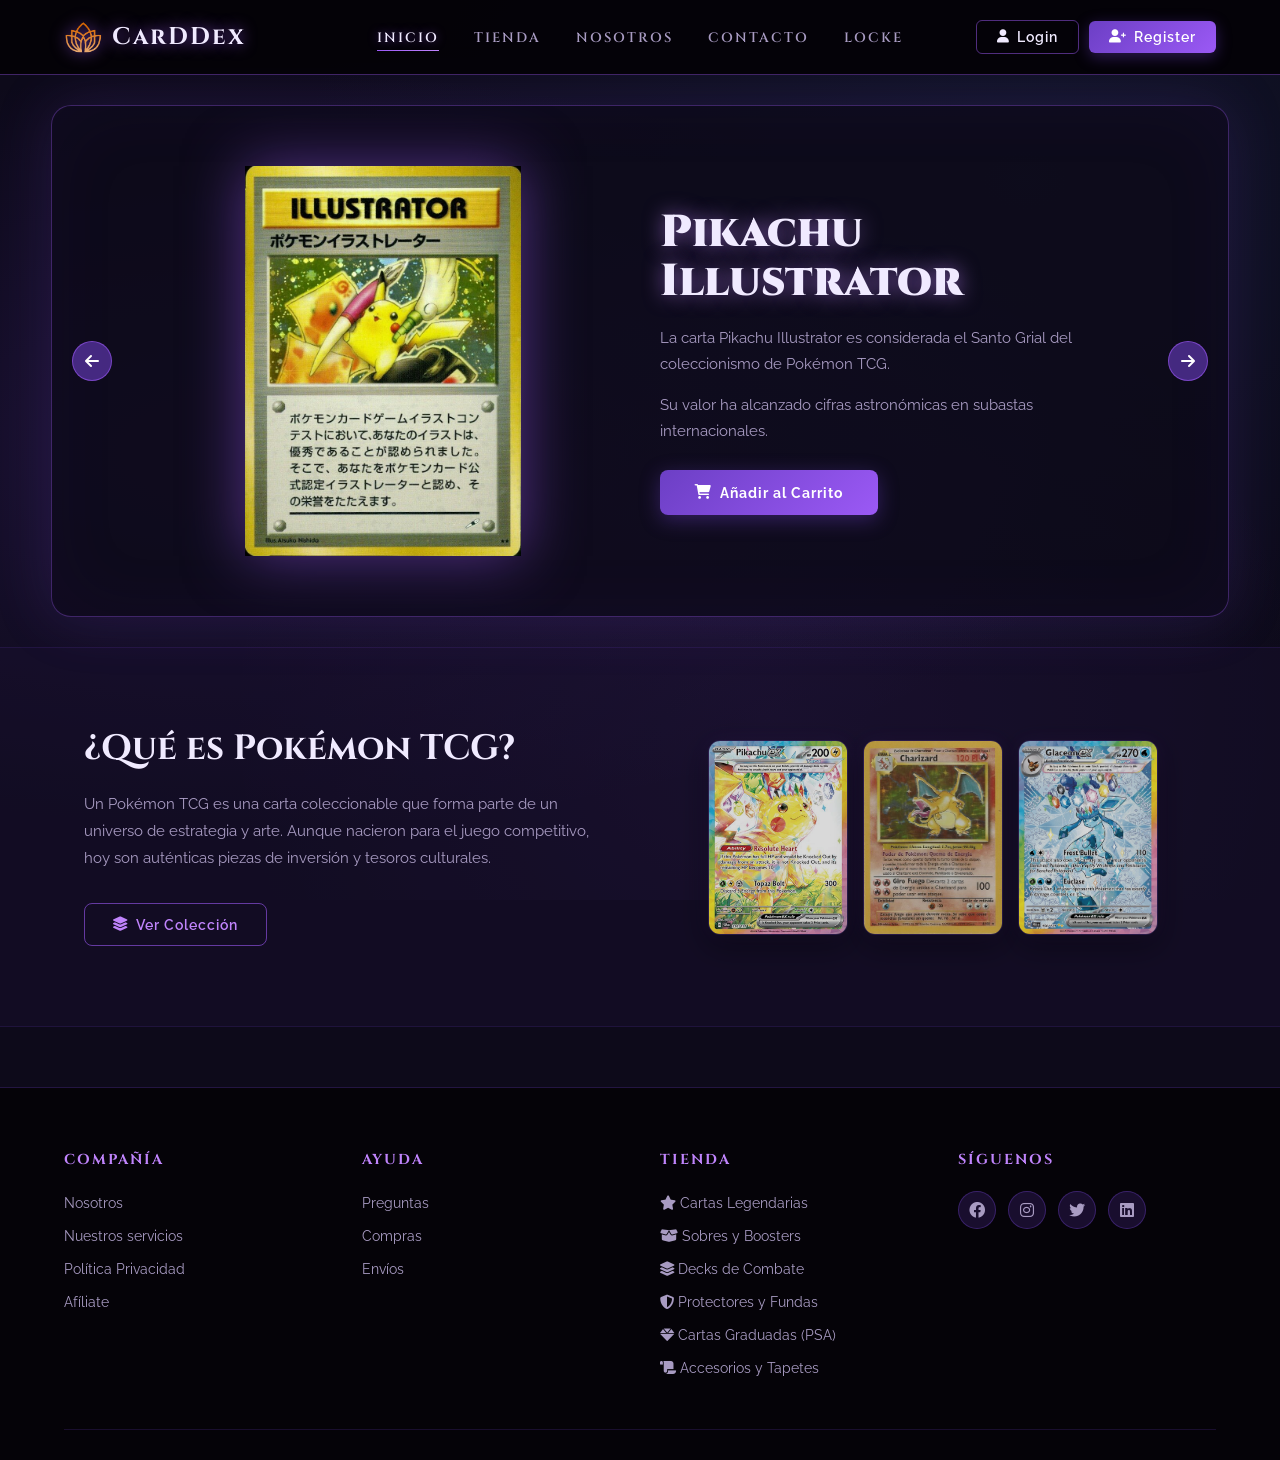
<file: index.html>
<!doctype html>
<html lang="es">
  <head>
    <meta charset="UTF-8" />
    <meta name="viewport" content="width=device-width, initial-scale=1.0" />
    <title>CarDDex</title>
    <link rel="icon" href="images/Logo.png" type="image/png" />
    <link rel="stylesheet" href="css/genericos.css" />
    <link rel="stylesheet" href="css/body.css" />
    <link rel="stylesheet" href="css/header.css" />
    <link rel="stylesheet" href="css/footer.css" />
    <link rel="stylesheet" href="css/index.css" />
    <link rel="stylesheet" href="https://cdnjs.cloudflare.com/ajax/libs/font-awesome/6.0.0-beta3/css/all.min.css" />
  </head>

  <body>
    <header>
      <div class="logo-container">
        <img src="images/Logo.png" alt="Logo CarDDex" class="logo-img" />
        <span class="logo-text">CarDDex</span>
      </div>
      <button class="menu-toggle">☰</button>
      <nav>
        <ul>
          <li><a href="index.html" class="active">INICIO</a></li>
          <li><a href="html/tienda.html">TIENDA</a></li>
          <li><a href="html/nosotros.html">NOSOTROS</a></li>
          <li><a href="html/contacto.html">CONTACTO</a></li>
          <li><a href="html/locke.html">LOCKE</a></li>
        </ul>
      </nav>

      <div class="auth-btns">
        <button class="btn-login">
          <i class="fa-solid fa-user"></i> Login
        </button>
        <button class="btn-register">
          <i class="fa-solid fa-user-plus"></i> Register
        </button>
      </div>
    </header>

    <section class="hero-slider">
      <div class="slides">
        <div class="slide">
          <div class="hero-section">
            <div class="hero-image">
              <img
                src="images/main/Pikachu_Illustrator.png"
                alt="Pikachu Illustrator" />
            </div>
            <div class="hero-content">
              <h1>Pikachu Illustrator</h1>
              <p>
                La carta Pikachu Illustrator es considerada el Santo Grial del
                coleccionismo de Pokémon TCG.
              </p>
              <p>
                Su valor ha alcanzado cifras astronómicas en subastas
                internacionales.
              </p>
              <button class="btn-cart">
                <i class="fa-solid fa-cart-shopping"></i> Añadir al Carrito
              </button>
            </div>
          </div>
        </div>

        <div class="slide">
          <div class="hero-section">
            <div class="hero-image">
              <img
                src="images/main/Umbreon_Vmax_Alt.jpg"
                alt="Umbreon VMAX Alternate Art" />
            </div>
            <div class="hero-content">
              <h1>Umbreon VMAX Alternate Art</h1>
              <p>
                Umbreon VMAX es una de las cartas modernas más deseadas del
                Pokémon TCG.
              </p>
              <p>
                Su arte alternativo la convirtió en un icono instantáneo para
                coleccionistas.
              </p>
              <button class="btn-cart">
                <i class="fa-solid fa-cart-shopping"></i> Añadir al Carrito
              </button>
            </div>
          </div>
        </div>

        <div class="slide">
          <div class="hero-section">
            <div class="hero-image">
              <img
                src="images/main/Pikachu_Illustrator.png"
                alt="Pikachu Illustrator" />
            </div>
            <div class="hero-content">
              <h1>Pikachu Illustrator</h1>
              <p>
                La carta Pikachu Illustrator es considerada el Santo Grial del
                coleccionismo de Pokémon TCG.
              </p>
              <p>
                Su valor ha alcanzado cifras astronómicas en subastas
                internacionales.
              </p>
              <button class="btn-cart">
                <i class="fa-solid fa-cart-shopping"></i> Añadir al Carrito
              </button>
            </div>
          </div>
        </div>

        <div class="slide">
          <div class="hero-section">
            <div class="hero-image">
              <img
                src="images/main/Umbreon_Vmax_Alt.jpg"
                alt="Umbreon VMAX Alternate Art" />
            </div>
            <div class="hero-content">
              <h1>Umbreon VMAX Alternate Art</h1>
              <p>
                Umbreon VMAX es una de las cartas modernas más deseadas del
                Pokémon TCG.
              </p>
              <p>
                Su arte alternativo la convirtió en un icono instantáneo para
                coleccionistas.
              </p>
              <button class="btn-cart">
                <i class="fa-solid fa-cart-shopping"></i> Añadir al Carrito
              </button>
            </div>
          </div>
        </div>
      </div>

      <div class="slider-arrows">
        <div class="arrow">
          <i class="fa-solid fa-arrow-left"></i>
        </div>
        <div class="arrow">
          <i class="fa-solid fa-arrow-right"></i>
        </div>
      </div>
    </section>

    <section class="info-block">
      <div class="container info-flex">
        <div class="info-text">
          <h2>¿Qué es Pokémon TCG?</h2>
          <p>
            Un Pokémon TCG es una carta coleccionable que forma parte de un
            universo de estrategia y arte. Aunque nacieron para el juego
            competitivo, hoy son auténticas piezas de inversión y tesoros
            culturales.
          </p>
          <button class="btn-outline">
            <i src="html/tienda.html" class="fa-solid fa-layer-group"></i> Ver
            Colección
          </button>
        </div>

        <div class="info-images">
          <img src="images/main/Pikachu_Culon.jpg" alt="Pikachu EX" />
          <img
            src="images/main/Charizard_(Base_Set_TCG).png"
            alt="Charizard 1st Edition" />
          <img src="images/main/Glaceon_EX.jpg" alt="Glaceon EX" />
        </div>
      </div>
    </section>

    <footer>
      <div class="footer-grid">
        <div class="footer-col">
          <h3>Compañía</h3>
          <a href="html/nosotros.html">Nosotros</a>
          <a href="#">Nuestros servicios</a>
          <a href="pdf/condiciones.pdf" target="_blank">Política Privacidad</a>
          <a href="#">Afíliate</a>
        </div>

        <div class="footer-col">
          <h3>Ayuda</h3>
          <a href="#">Preguntas</a>
          <a href="#">Compras</a>
          <a href="#">Envíos</a>
        </div>

        <div class="footer-col">
          <h3>Tienda</h3>
          <a href="html/tienda.html">
            <i class="fa-solid fa-star"></i> Cartas Legendarias
          </a>
          <a href="#">
            <i class="fa-solid fa-box-open"></i> Sobres y Boosters
          </a>
          <a href="#">
            <i class="fa-solid fa-layer-group"></i> Decks de Combate
          </a>
          <a href="#">
            <i class="fa-solid fa-shield"></i> Protectores y Fundas
          </a>
          <a href="#">
            <i class="fa-solid fa-gem"></i> Cartas Graduadas (PSA)
          </a>
          <a href="#">
            <i class="fa-solid fa-scroll"></i> Accesorios y Tapetes
          </a>
        </div>

        <div class="footer-col">
          <h3>Síguenos</h3>
          <div class="socials">
            <span class="icon"><i class="fa-brands fa-facebook"></i></span>
            <span class="icon"><i class="fa-brands fa-instagram"></i></span>
            <span class="icon"><i class="fa-brands fa-twitter"></i></span>
            <span class="icon"><i class="fa-brands fa-linkedin"></i></span>
          </div>
        </div>
      </div>
    </footer>
    <script src="js/menu.js"></script>
  </body>
</html>
</file>
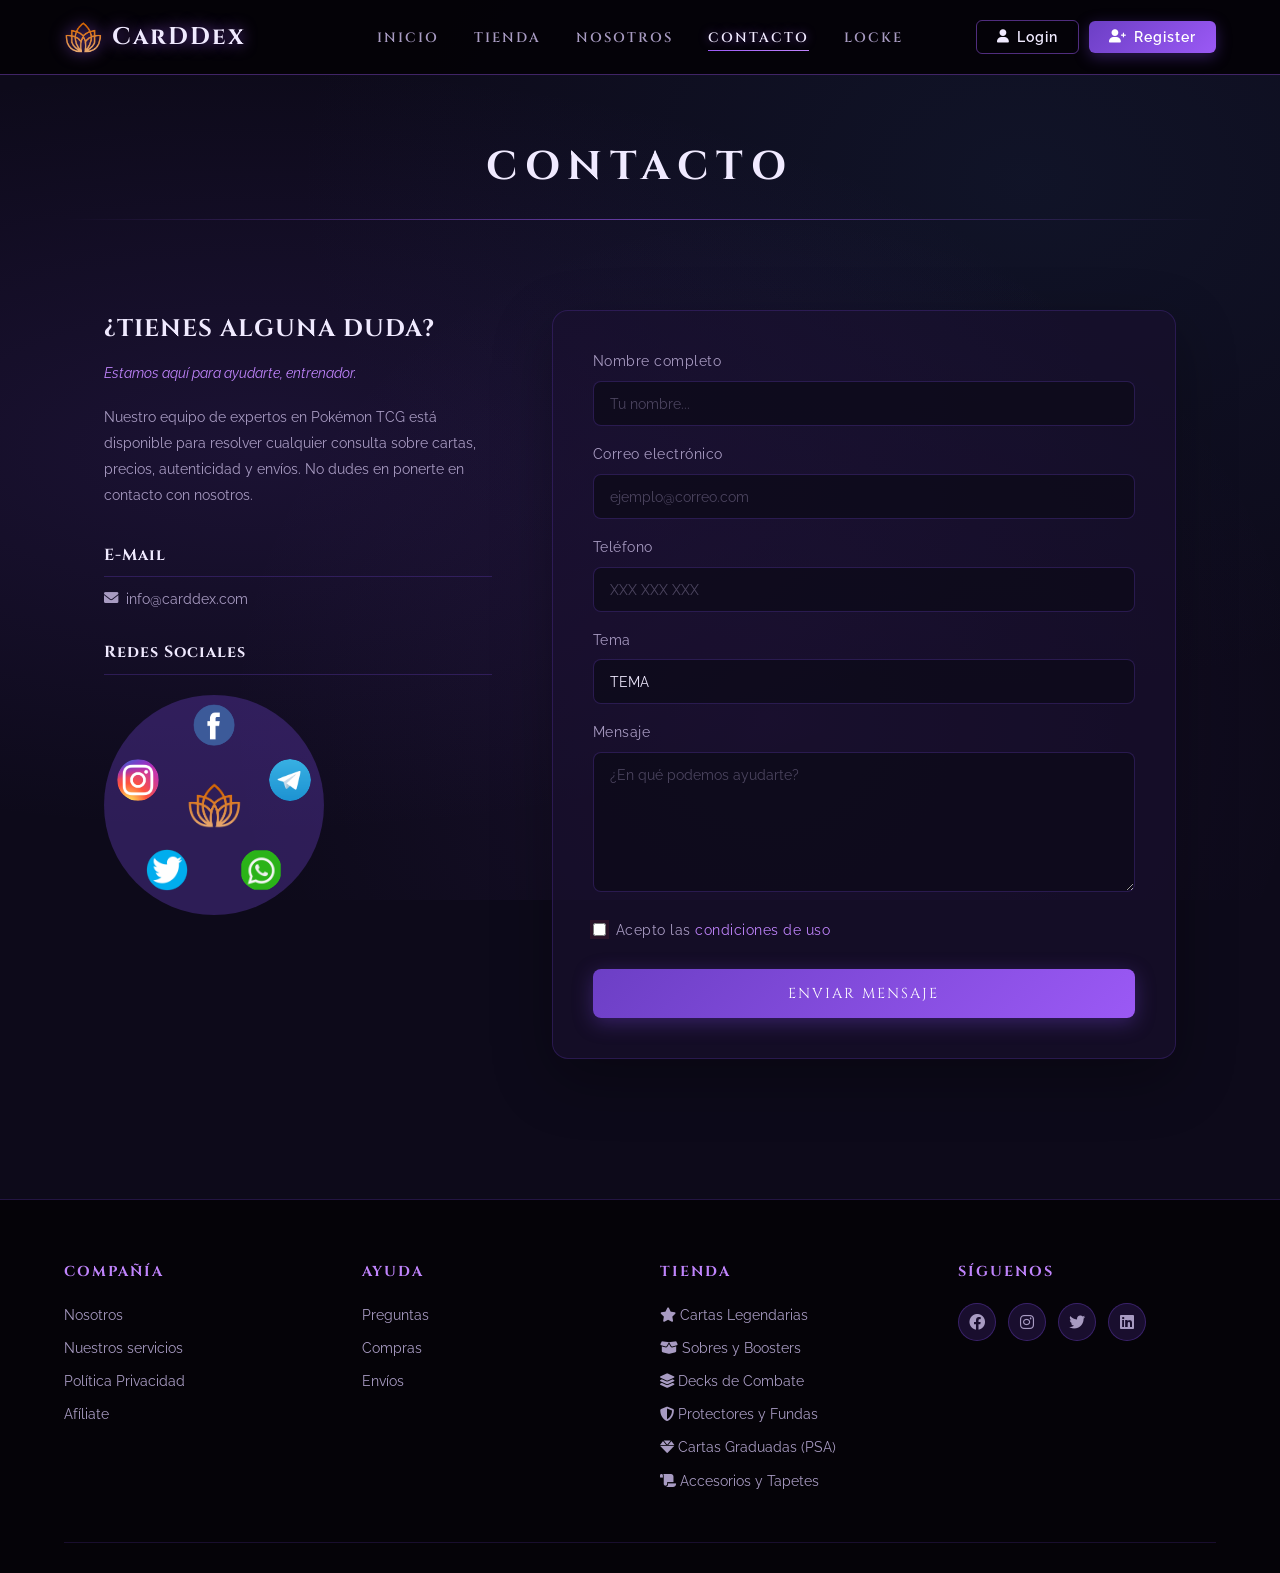
<file: html/contacto.html>
<!doctype html>
<html lang="es">
  <head>
    <meta charset="UTF-8" />
    <meta name="viewport" content="width=device-width, initial-scale=1.0" />
    <title>CarDDex | Contacto</title>
    <link rel="icon" href="../images/Logo.png" type="image/png" />
    <link rel="stylesheet" href="../css/genericos.css" />
    <link rel="stylesheet" href="../css/body.css" />
    <link rel="stylesheet" href="../css/header.css" />
    <link rel="stylesheet" href="../css/footer.css" />
    <link rel="stylesheet" href="../css/contacto.css" />
    <link rel="stylesheet" href="https://cdnjs.cloudflare.com/ajax/libs/font-awesome/6.0.0-beta3/css/all.min.css" />
  </head>

  <body>
    <header>
      <div class="logo-container">
        <img src="../images/Logo.png" alt="Logo CarDDex" class="logo-img" />
        <span class="logo-text">CarDDex</span>
      </div>
      <button class="menu-toggle">☰</button>
      <nav>
        <ul>
          <li><a href="../index.html">INICIO</a></li>
          <li><a href="tienda.html">TIENDA</a></li>
          <li><a href="nosotros.html">NOSOTROS</a></li>
          <li><a href="contacto.html" class="active">CONTACTO</a></li>
          <li><a href="locke.html">LOCKE</a></li>
        </ul>
      </nav>
      <div class="auth-btns">
        <button class="btn-login">
          <i class="fa-solid fa-user"></i> Login
        </button>
        <button class="btn-register">
          <i class="fa-solid fa-user-plus"></i> Register
        </button>
      </div>
    </header>

    <div class="contacto-header">
      <h1>CONTACTO</h1>
      <div class="title-divider"></div>
    </div>

    <div class="contacto-wrapper">
      <div class="contacto-info">
        <h2 class="pregunta-title">¿TIENES ALGUNA DUDA?</h2>
        <p class="pregunta-subtitle">Estamos aquí para ayudarte, entrenador.</p>
        <p class="descripcion">
          Nuestro equipo de expertos en Pokémon TCG está disponible para
          resolver cualquier consulta sobre cartas, precios, autenticidad y
          envíos. No dudes en ponerte en contacto con nosotros.
        </p>

        <div class="contacto-info-item">
          <h3>E-Mail</h3>
          <a href="mailto:info@carddex.com">
            <i class="fas fa-envelope"></i> info@carddex.com
          </a>
        </div>

        <div class="contacto-info-item">
          <h3>Redes Sociales</h3>
          <div class="social-orbit">
            <div class="orbit-center">
              <img src="../images/Logo.png" alt="logo" />
            </div>
            <a href="#"
              ><img src="../images/nosotros/facebook-icon.png" alt="facebook"
            /></a>
            <a href="#"
              ><img
                src="../images/nosotros/Telegram_logo.svg.webp"
                alt="telegram"
            /></a>
            <a href="#"
              ><img
                src="../images/nosotros/pngtree-whatsapp-icon-png-image_6315990.png"
                alt="whatsapp"
            /></a>
            <a href="#"
              ><img src="../images/nosotros/twitter-icon.png" alt="twitter"
            /></a>
            <a href="#"
              ><img src="../images/nosotros/instagram-logo.png" alt="instagram"
            /></a>
          </div>
        </div>
      </div>

      <div class="contacto-container">
        <form action="#">
          <div class="form-group">
            <label for="nombre">Nombre completo</label>
            <input
              type="text"
              id="nombre"
              name="nombre"
              placeholder="Tu nombre..."
              required />
          </div>
          <div class="form-group">
            <label for="email">Correo electrónico</label>
            <input
              type="email"
              id="email"
              name="email"
              placeholder="ejemplo@correo.com"
              required />
          </div>
          <div class="form-group">
            <label for="telefono">Teléfono</label>
            <input
              type="tel"
              id="telefono"
              name="telefono"
              placeholder="XXX XXX XXX" />
          </div>
          <div class="form-group">
            <label for="tema">Tema</label>
            <select id="tema" name="tema">
              <option value="" disabled selected>TEMA</option>
              <option value="compra">Compra de cartas</option>
              <option value="envio">Envíos y entregas</option>
              <option value="autenticidad">Autenticidad y PSA</option>
              <option value="devolucion">Devoluciones</option>
              <option value="otro">Otro</option>
            </select>
          </div>
          <div class="form-group">
            <label for="mensaje">Mensaje</label>
            <textarea
              id="mensaje"
              name="mensaje"
              rows="5"
              placeholder="¿En qué podemos ayudarte?"
              required></textarea>
          </div>
          <div class="form-group checkbox-group">
            <input type="checkbox" id="acepto" required />
            <label for="acepto"
              >Acepto las
              <a href="../pdf/condiciones.pdf" target="_blank" class="pdf-link"
                >condiciones de uso</a
              ></label
            >
          </div>
          <button type="submit" class="btn-submit">ENVIAR MENSAJE</button>
        </form>
      </div>
    </div>

    <footer>
      <div class="footer-grid">
        <div class="footer-col">
          <h3>Compañía</h3>
          <a href="nosotros.html">Nosotros</a>
          <a href="#">Nuestros servicios</a>
          <a href="../pdf/condiciones.pdf">Política Privacidad</a>
          <a href="#">Afíliate</a>
        </div>
        <div class="footer-col">
          <h3>Ayuda</h3>
          <a href="#">Preguntas</a>
          <a href="#">Compras</a>
          <a href="#">Envíos</a>
        </div>
        <div class="footer-col">
          <h3>Tienda</h3>
          <a href="tienda.html"
            ><i class="fa-solid fa-star"></i> Cartas Legendarias</a
          >
          <a href="#"><i class="fa-solid fa-box-open"></i> Sobres y Boosters</a>
          <a href="#"
            ><i class="fa-solid fa-layer-group"></i> Decks de Combate</a
          >
          <a href="#"
            ><i class="fa-solid fa-shield"></i> Protectores y Fundas</a
          >
          <a href="#"><i class="fa-solid fa-gem"></i> Cartas Graduadas (PSA)</a>
          <a href="#"
            ><i class="fa-solid fa-scroll"></i> Accesorios y Tapetes</a
          >
        </div>
        <div class="footer-col">
          <h3>Síguenos</h3>
          <div class="socials">
            <span class="icon"><i class="fa-brands fa-facebook"></i></span>
            <span class="icon"><i class="fa-brands fa-instagram"></i></span>
            <span class="icon"><i class="fa-brands fa-twitter"></i></span>
            <span class="icon"><i class="fa-brands fa-linkedin"></i></span>
          </div>
        </div>
      </div>
    </footer>
    <script src="../js/menu.js"></script>
  </body>
</html>
</file>
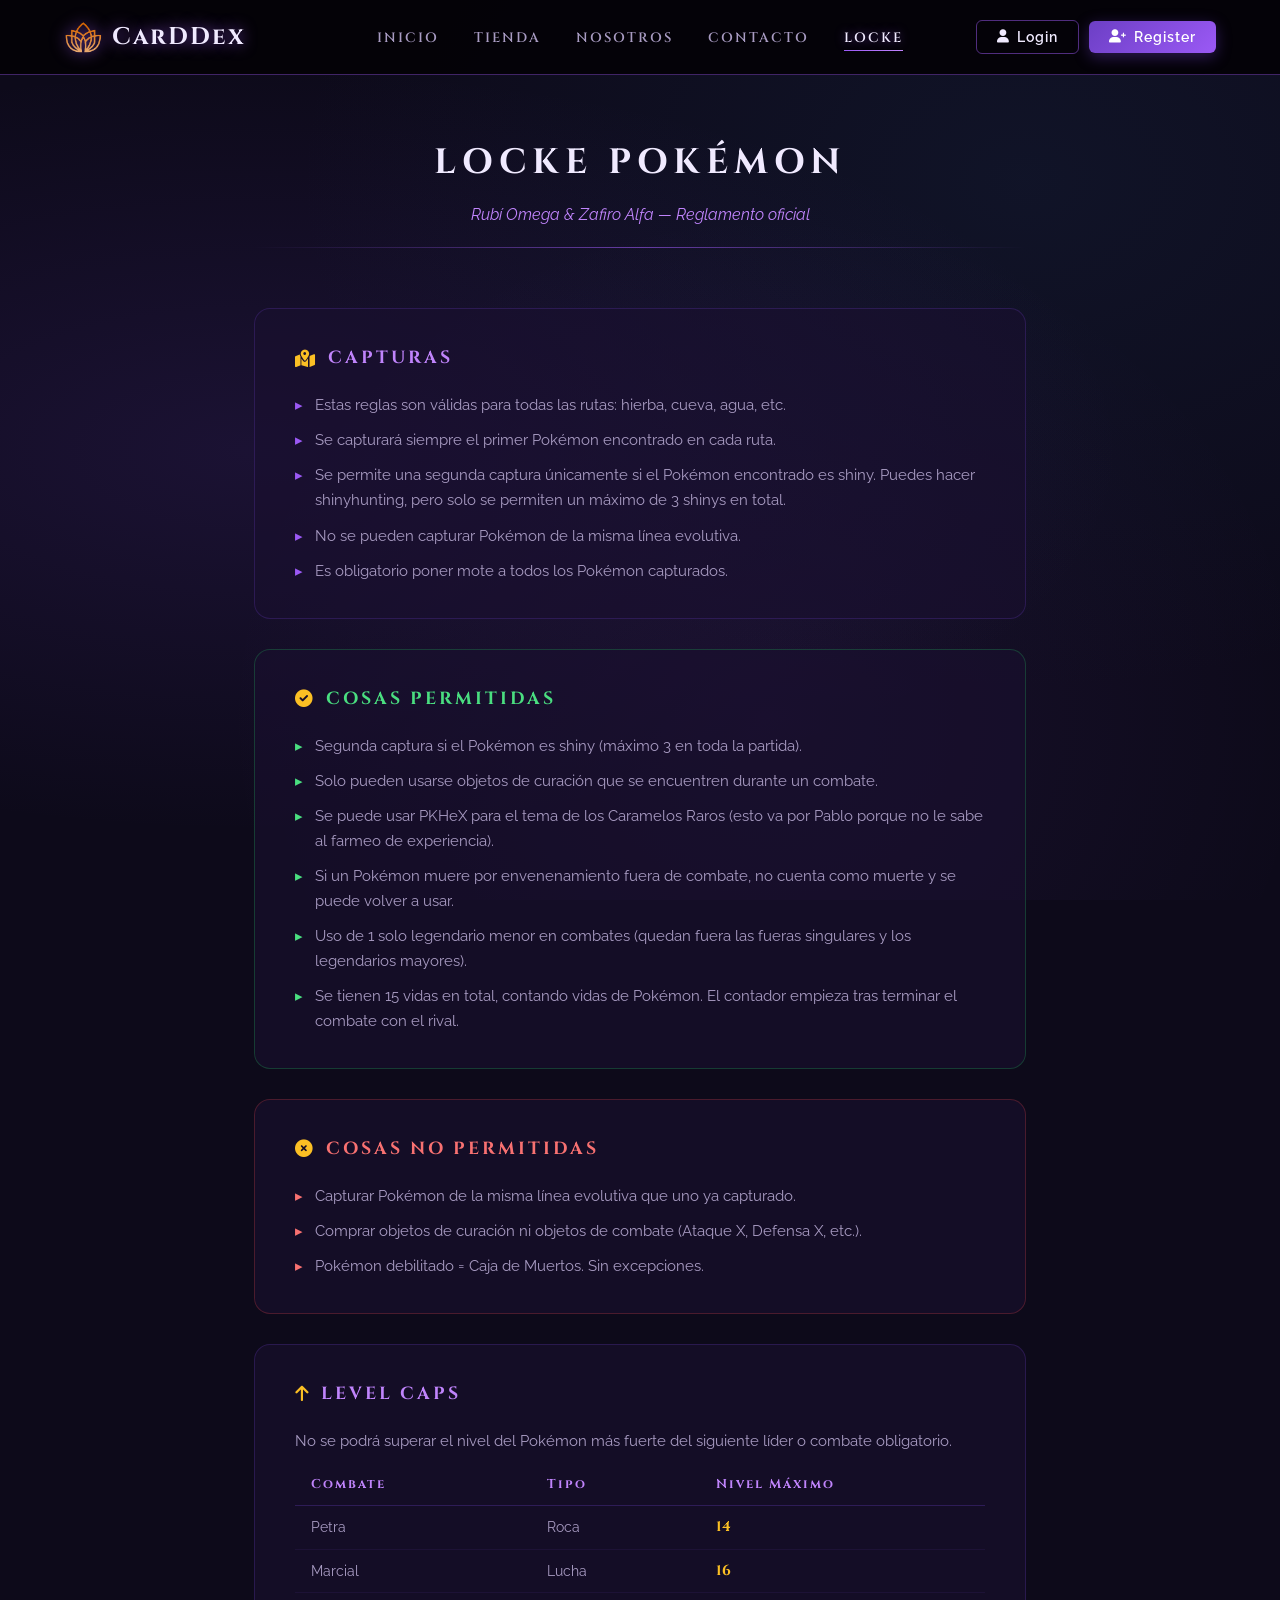
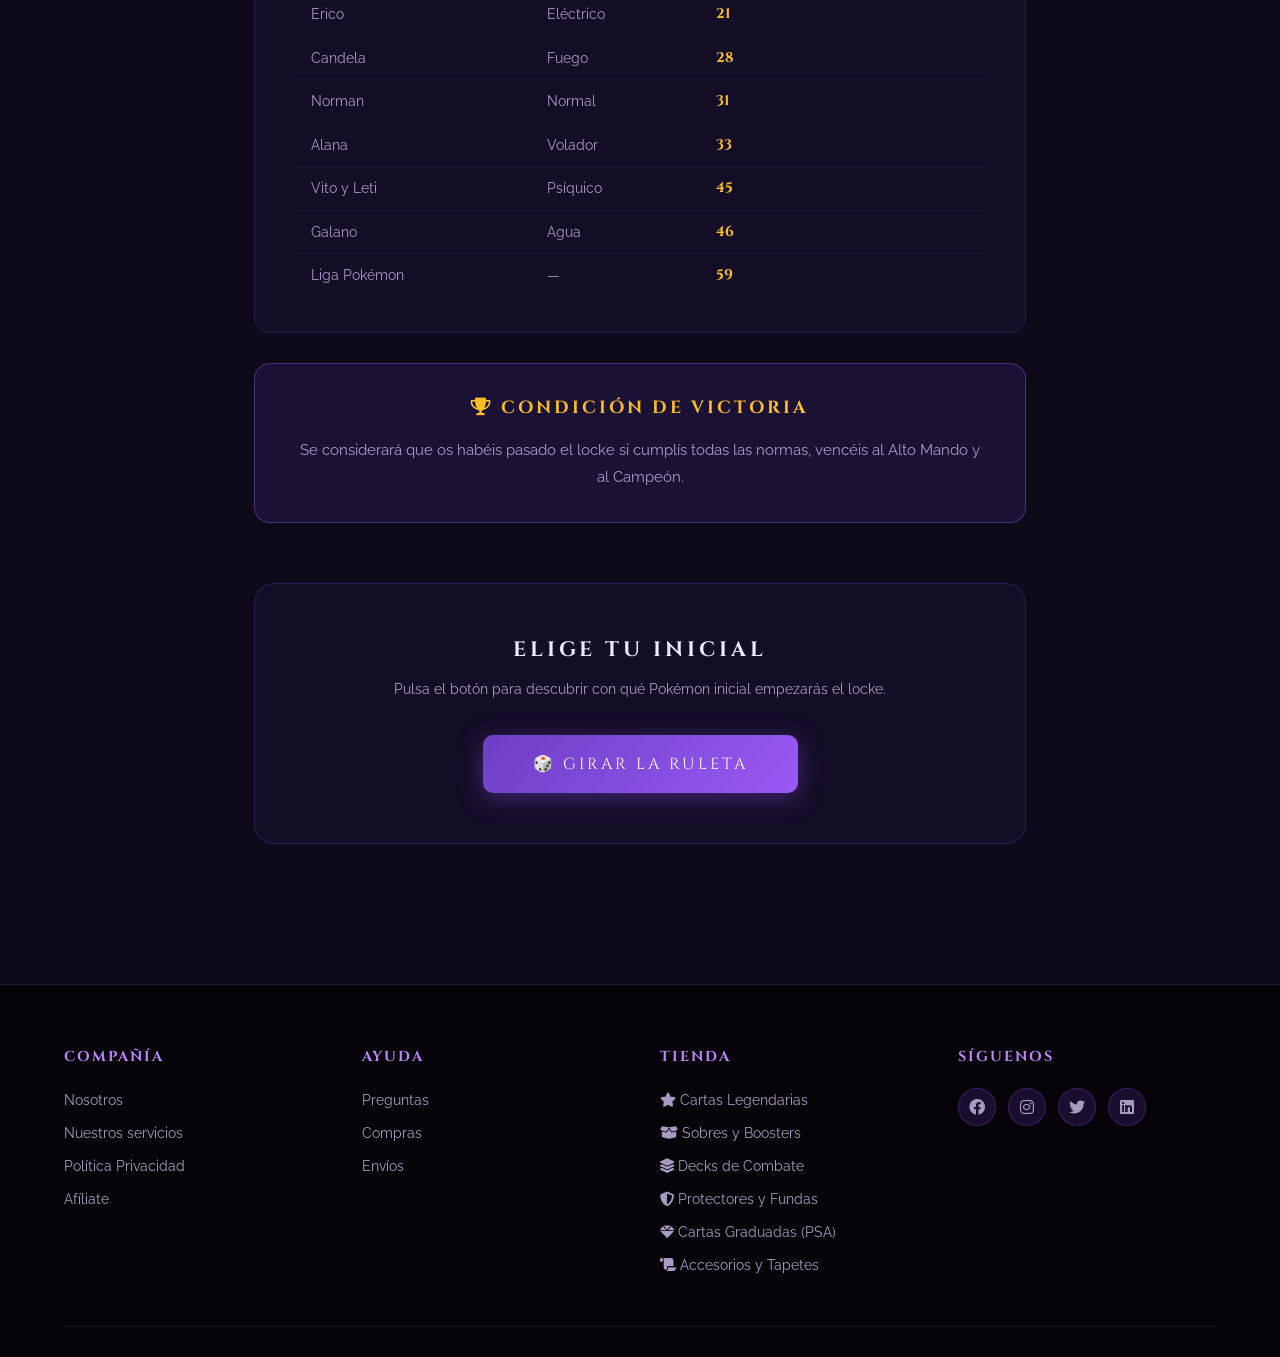
<file: html/locke.html>
<!doctype html>
<html lang="es">
  <head>
    <meta charset="UTF-8" />
    <meta name="viewport" content="width=device-width, initial-scale=1.0" />
    <title>CarDDex | Reglas Locke</title>
    <link rel="icon" href="../images/Logo.png" type="image/png" />
    <link rel="stylesheet" href="../css/genericos.css" />
    <link rel="stylesheet" href="../css/body.css" />
    <link rel="stylesheet" href="../css/header.css" />
    <link rel="stylesheet" href="../css/footer.css" />
    <link rel="stylesheet" href="../css/reglas.css" />
    <link rel="stylesheet" href="https://cdnjs.cloudflare.com/ajax/libs/font-awesome/6.0.0-beta3/css/all.min.css" />
  </head>

  <body>
    <header>
      <div class="logo-container">
        <img src="../images/Logo.png" alt="Logo CarDDex" class="logo-img" />
        <span class="logo-text">CarDDex</span>
      </div>
      <button class="menu-toggle">☰</button>
      <nav>
        <ul>
          <li><a href="../index.html">INICIO</a></li>
          <li><a href="tienda.html">TIENDA</a></li>
          <li><a href="nosotros.html">NOSOTROS</a></li>
          <li><a href="contacto.html">CONTACTO</a></li>
          <li><a href="locke.html" class="active">LOCKE</a></li>
        </ul>
      </nav>
      <div class="auth-btns">
        <button class="btn-login">
          <i class="fa-solid fa-user"></i> Login
        </button>
        <button class="btn-register">
          <i class="fa-solid fa-user-plus"></i> Register
        </button>
      </div>
    </header>

    <div class="reglas-wrapper">
      <div class="reglas-header">
        <h1>LOCKE POKÉMON</h1>
        <p class="subtitle">
          Rubí Omega &amp; Zafiro Alfa — Reglamento oficial
        </p>
        <div class="title-divider"></div>
      </div>

      <div class="regla-bloque">
        <h2><i class="fas fa-map-marked-alt"></i> CAPTURAS</h2>
        <ul>
          <li>
            Estas reglas son válidas para todas las rutas: hierba, cueva, agua,
            etc.
          </li>
          <li>
            Se capturará siempre el primer Pokémon encontrado en cada ruta.
          </li>
          <li>
            Se permite una segunda captura únicamente si el Pokémon encontrado
            es shiny. Puedes hacer shinyhunting, pero solo se permiten un máximo
            de 3 shinys en total.
          </li>
          <li>No se pueden capturar Pokémon de la misma línea evolutiva.</li>
          <li>Es obligatorio poner mote a todos los Pokémon capturados.</li>
        </ul>
      </div>

      <div class="regla-bloque permitido">
        <h2><i class="fas fa-check-circle"></i> COSAS PERMITIDAS</h2>
        <ul>
          <li>
            Segunda captura si el Pokémon es shiny (máximo 3 en toda la
            partida).
          </li>
          <li>
            Solo pueden usarse objetos de curación que se encuentren durante un
            combate.
          </li>
          <li>
            Se puede usar PKHeX para el tema de los Caramelos Raros (esto va por
            Pablo porque no le sabe al farmeo de experiencia).
          </li>
          <li>
            Si un Pokémon muere por envenenamiento fuera de combate, no cuenta
            como muerte y se puede volver a usar.
          </li>
          <li>
            Uso de 1 solo legendario menor en combates (quedan fuera las fueras
            singulares y los legendarios mayores).
          </li>
          <li>
            Se tienen 15 vidas en total, contando vidas de Pokémon. El contador
            empieza tras terminar el combate con el rival.
          </li>
        </ul>
      </div>

      <div class="regla-bloque prohibido">
        <h2><i class="fas fa-times-circle"></i> COSAS NO PERMITIDAS</h2>
        <ul>
          <li>
            Capturar Pokémon de la misma línea evolutiva que uno ya capturado.
          </li>
          <li>
            Comprar objetos de curación ni objetos de combate (Ataque X, Defensa
            X, etc.).
          </li>
          <li>Pokémon debilitado = Caja de Muertos. Sin excepciones.</li>
        </ul>
      </div>

      <div class="regla-bloque">
        <h2><i class="fas fa-arrow-up"></i> LEVEL CAPS</h2>
        <p>
          No se podrá superar el nivel del Pokémon más fuerte del siguiente
          líder o combate obligatorio.
        </p>
        <table class="level-caps-table">
          <thead>
            <tr>
              <th>Combate</th>
              <th>Tipo</th>
              <th>Nivel Máximo</th>
            </tr>
          </thead>
          <tbody>
            <tr>
              <td>Petra</td>
              <td>Roca</td>
              <td>14</td>
            </tr>
            <tr>
              <td>Marcial</td>
              <td>Lucha</td>
              <td>16</td>
            </tr>
            <tr>
              <td>Erico</td>
              <td>Eléctrico</td>
              <td>21</td>
            </tr>
            <tr>
              <td>Candela</td>
              <td>Fuego</td>
              <td>28</td>
            </tr>
            <tr>
              <td>Norman</td>
              <td>Normal</td>
              <td>31</td>
            </tr>
            <tr>
              <td>Alana</td>
              <td>Volador</td>
              <td>33</td>
            </tr>
            <tr>
              <td>Vito y Leti</td>
              <td>Psíquico</td>
              <td>45</td>
            </tr>
            <tr>
              <td>Galano</td>
              <td>Agua</td>
              <td>46</td>
            </tr>
            <tr>
              <td>Liga Pokémon</td>
              <td>—</td>
              <td>59</td>
            </tr>
          </tbody>
        </table>
      </div>

      <div class="victoria-bloque">
        <h2><i class="fas fa-trophy"></i> CONDICIÓN DE VICTORIA</h2>
        <p>
          Se considerará que os habéis pasado el locke si cumplís todas las
          normas, vencéis al Alto Mando y al Campeón.
        </p>
      </div>

      <div class="starter-section">
        <h2>ELIGE TU INICIAL</h2>
        <p>
          Pulsa el botón para descubrir con qué Pokémon inicial empezarás el
          locke.
        </p>
        <button class="btn-starter" onclick="elegirInicial()">
          🎲 GIRAR LA RULETA
        </button>
        <div class="starter-resultado" id="starter-resultado">
          <div class="starter-card" id="starter-card">
            <span class="starter-emoji" id="starter-emoji"></span>
            <div class="starter-nombre" id="starter-nombre"></div>
            <div class="starter-tipo" id="starter-tipo"></div>
          </div>
        </div>
      </div>
    </div>

    <footer>
      <div class="footer-grid">
        <div class="footer-col">
          <h3>Compañía</h3>
          <a href="nosotros.html">Nosotros</a>
          <a href="#">Nuestros servicios</a>
          <a href="#">Política Privacidad</a>
          <a href="#">Afíliate</a>
        </div>
        <div class="footer-col">
          <h3>Ayuda</h3>
          <a href="#">Preguntas</a>
          <a href="#">Compras</a>
          <a href="#">Envíos</a>
        </div>
        <div class="footer-col">
          <h3>Tienda</h3>
          <a href="tienda.html"
            ><i class="fa-solid fa-star"></i> Cartas Legendarias</a
          >
          <a href="#"><i class="fa-solid fa-box-open"></i> Sobres y Boosters</a>
          <a href="#"
            ><i class="fa-solid fa-layer-group"></i> Decks de Combate</a
          >
          <a href="#"
            ><i class="fa-solid fa-shield"></i> Protectores y Fundas</a
          >
          <a href="#"><i class="fa-solid fa-gem"></i> Cartas Graduadas (PSA)</a>
          <a href="#"
            ><i class="fa-solid fa-scroll"></i> Accesorios y Tapetes</a
          >
        </div>
        <div class="footer-col">
          <h3>Síguenos</h3>
          <div class="socials">
            <span class="icon"><i class="fa-brands fa-facebook"></i></span>
            <span class="icon"><i class="fa-brands fa-instagram"></i></span>
            <span class="icon"><i class="fa-brands fa-twitter"></i></span>
            <span class="icon"><i class="fa-brands fa-linkedin"></i></span>
          </div>
        </div>
      </div>
    </footer>
    <script src="../js/menu.js"></script>
    <script src="../js/script.js"></script>
  </body>
</html>
</file>
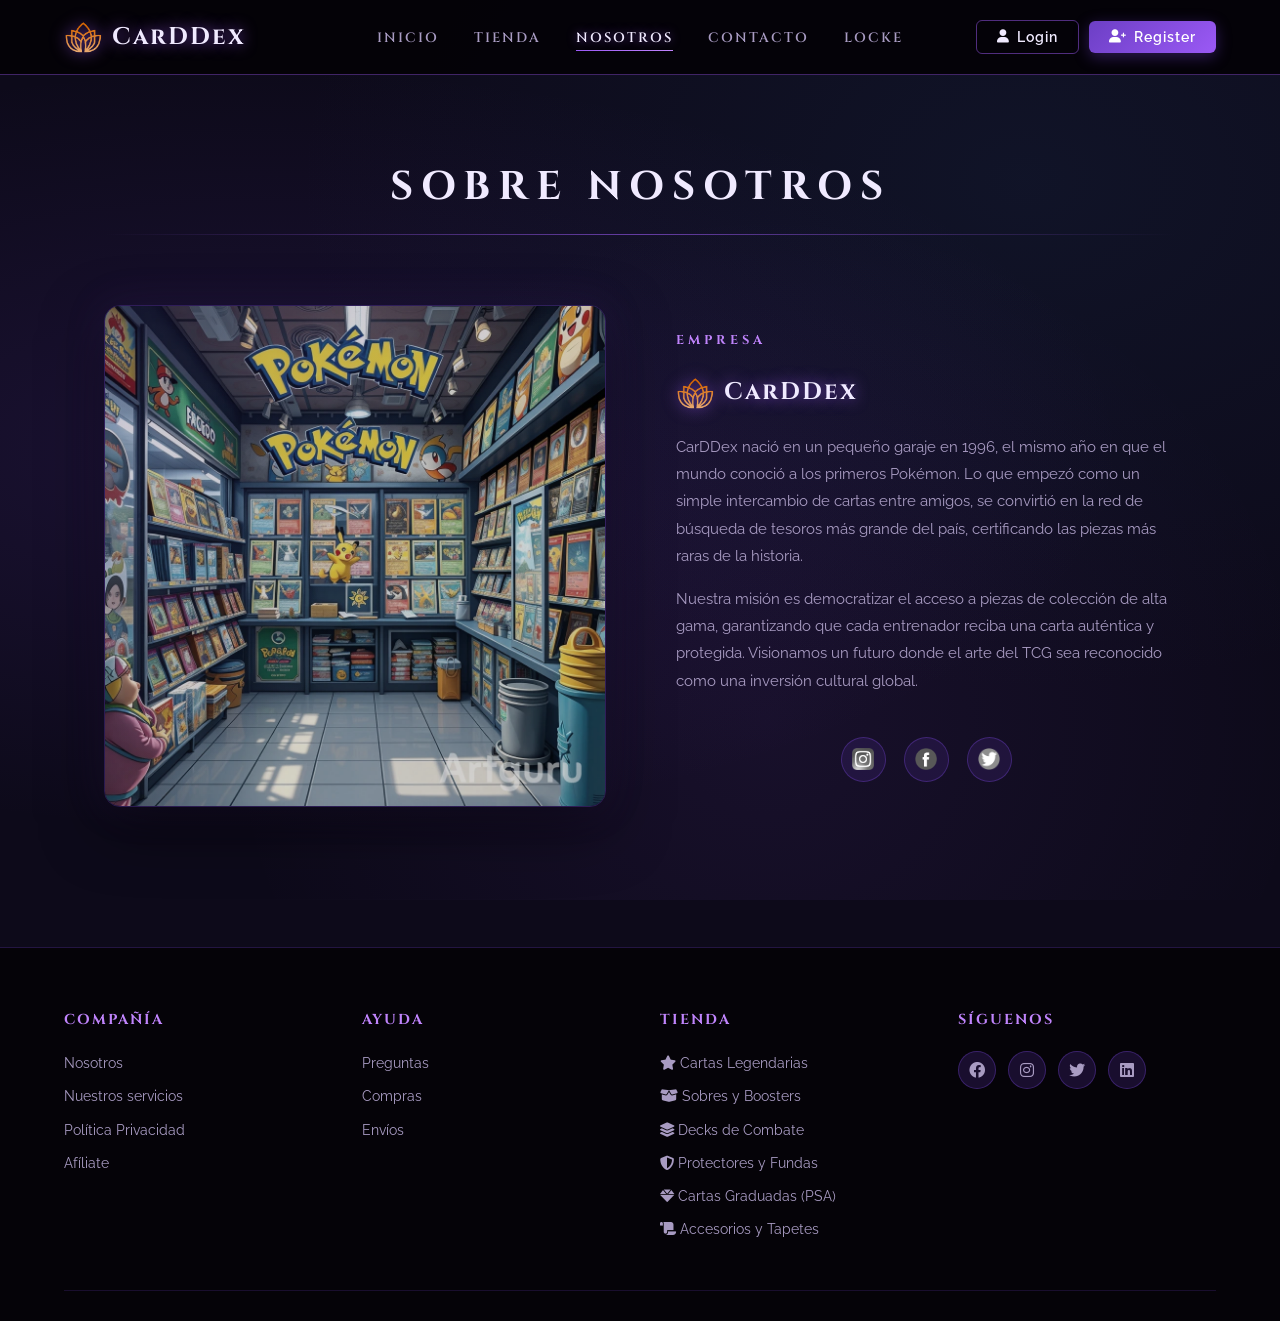
<file: html/nosotros.html>
<!doctype html>
<html lang="es">
  <head>
    <meta charset="UTF-8" />
    <meta name="viewport" content="width=device-width, initial-scale=1.0" />
    <title>CarDDex | Nosotros</title>
    <link rel="icon" href="../images/Logo.png" type="image/png" />
    <link rel="stylesheet" href="../css/genericos.css" />
    <link rel="stylesheet" href="../css/body.css" />
    <link rel="stylesheet" href="../css/header.css" />
    <link rel="stylesheet" href="../css/footer.css" />
    <link rel="stylesheet" href="../css/nosotros.css" />
    <link rel="stylesheet" href="https://cdnjs.cloudflare.com/ajax/libs/font-awesome/6.0.0-beta3/css/all.min.css" />
  </head>

  <body>
    <header>
      <div class="logo-container">
        <img src="../images/Logo.png" alt="Logo CarDDex" class="logo-img" />
        <span class="logo-text">CarDDex</span>
      </div>
      <button class="menu-toggle">☰</button>
      <nav>
        <ul>
          <li><a href="../index.html">INICIO</a></li>
          <li><a href="tienda.html">TIENDA</a></li>
          <li><a href="nosotros.html" class="active">NOSOTROS</a></li>
          <li><a href="contacto.html">CONTACTO</a></li>
          <li><a href="locke.html">LOCKE</a></li>
        </ul>
      </nav>
      <div class="auth-btns">
        <button class="btn-login">
          <i class="fa-solid fa-user"></i> Login
        </button>
        <button class="btn-register">
          <i class="fa-solid fa-user-plus"></i> Register
        </button>
      </div>
    </header>

    <main class="nosotros-container">
      <h1 class="main-title">SOBRE NOSOTROS</h1>
      <div class="title-divider"></div>

      <section class="empresa-section">
        <div class="empresa-img">
          <img src="../images/nosotros/tienda.webp" alt="Sede CarDDex" />
        </div>

        <div class="empresa-content">
          <h2 class="label-empresa">EMPRESA</h2>

          <div class="logo-container">
            <img src="../images/Logo.png" alt="Logo CarDDex" class="logo-img" />
            <span class="logo-text">CarDDex</span>
          </div>

          <div class="empresa-text">
            <p>
              CarDDex nació en un pequeño garaje en 1996, el mismo año en que el
              mundo conoció a los primeros Pokémon. Lo que empezó como un simple
              intercambio de cartas entre amigos, se convirtió en la red de
              búsqueda de tesoros más grande del país, certificando las piezas
              más raras de la historia.
            </p>
            <p>
              Nuestra misión es democratizar el acceso a piezas de colección de
              alta gama, garantizando que cada entrenador reciba una carta
              auténtica y protegida. Visionamos un futuro donde el arte del TCG
              sea reconocido como una inversión cultural global.
            </p>
          </div>

          <div class="empresa-socials">
            <a href="#"
              ><img src="../images/nosotros/instagram-logo.png" alt="Instagram"
            /></a>
            <a href="#"
              ><img src="../images/nosotros/facebook-icon.png" alt="Facebook"
            /></a>
            <a href="#"
              ><img src="../images/nosotros/twitter-icon.png" alt="Twitter"
            /></a>
          </div>
        </div>
      </section>
    </main>

    <footer>
      <div class="footer-grid">
        <div class="footer-col">
          <h3>Compañía</h3>
          <a href="nosotros.html">Nosotros</a>
          <a href="#">Nuestros servicios</a>
          <a href="../pdf/condiciones.pdf">Política Privacidad</a>
          <a href="#">Afíliate</a>
        </div>
        <div class="footer-col">
          <h3>Ayuda</h3>
          <a href="#">Preguntas</a>
          <a href="#">Compras</a>
          <a href="#">Envíos</a>
        </div>
        <div class="footer-col">
          <h3>Tienda</h3>
          <a href="tienda.html"
            ><i class="fa-solid fa-star"></i> Cartas Legendarias</a
          >
          <a href="#"><i class="fa-solid fa-box-open"></i> Sobres y Boosters</a>
          <a href="#"
            ><i class="fa-solid fa-layer-group"></i> Decks de Combate</a
          >
          <a href="#"
            ><i class="fa-solid fa-shield"></i> Protectores y Fundas</a
          >
          <a href="#"><i class="fa-solid fa-gem"></i> Cartas Graduadas (PSA)</a>
          <a href="#"
            ><i class="fa-solid fa-scroll"></i> Accesorios y Tapetes</a
          >
        </div>
        <div class="footer-col">
          <h3>Síguenos</h3>
          <div class="socials">
            <span class="icon"><i class="fa-brands fa-facebook"></i></span>
            <span class="icon"><i class="fa-brands fa-instagram"></i></span>
            <span class="icon"><i class="fa-brands fa-twitter"></i></span>
            <span class="icon"><i class="fa-brands fa-linkedin"></i></span>
          </div>
        </div>
      </div>
    </footer>
    <script src="../js/menu.js"></script>
  </body>
</html>
</file>
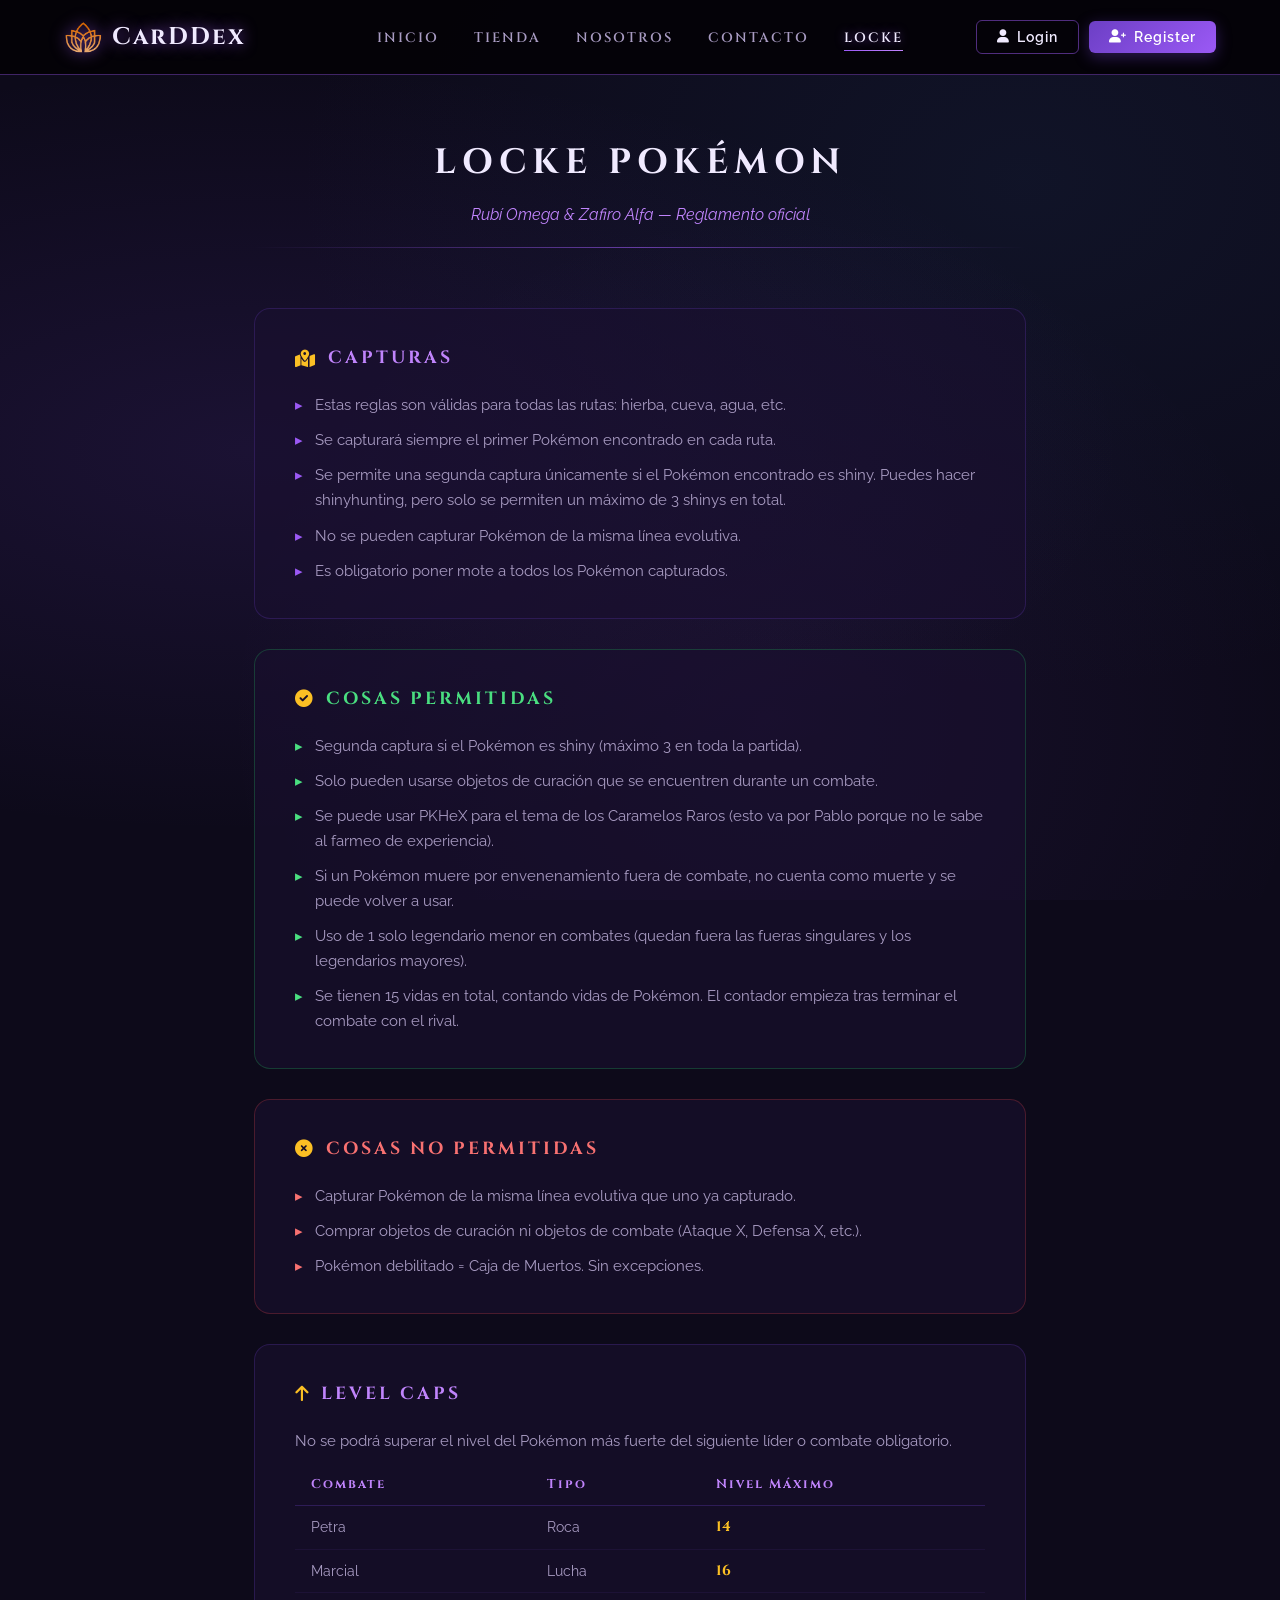
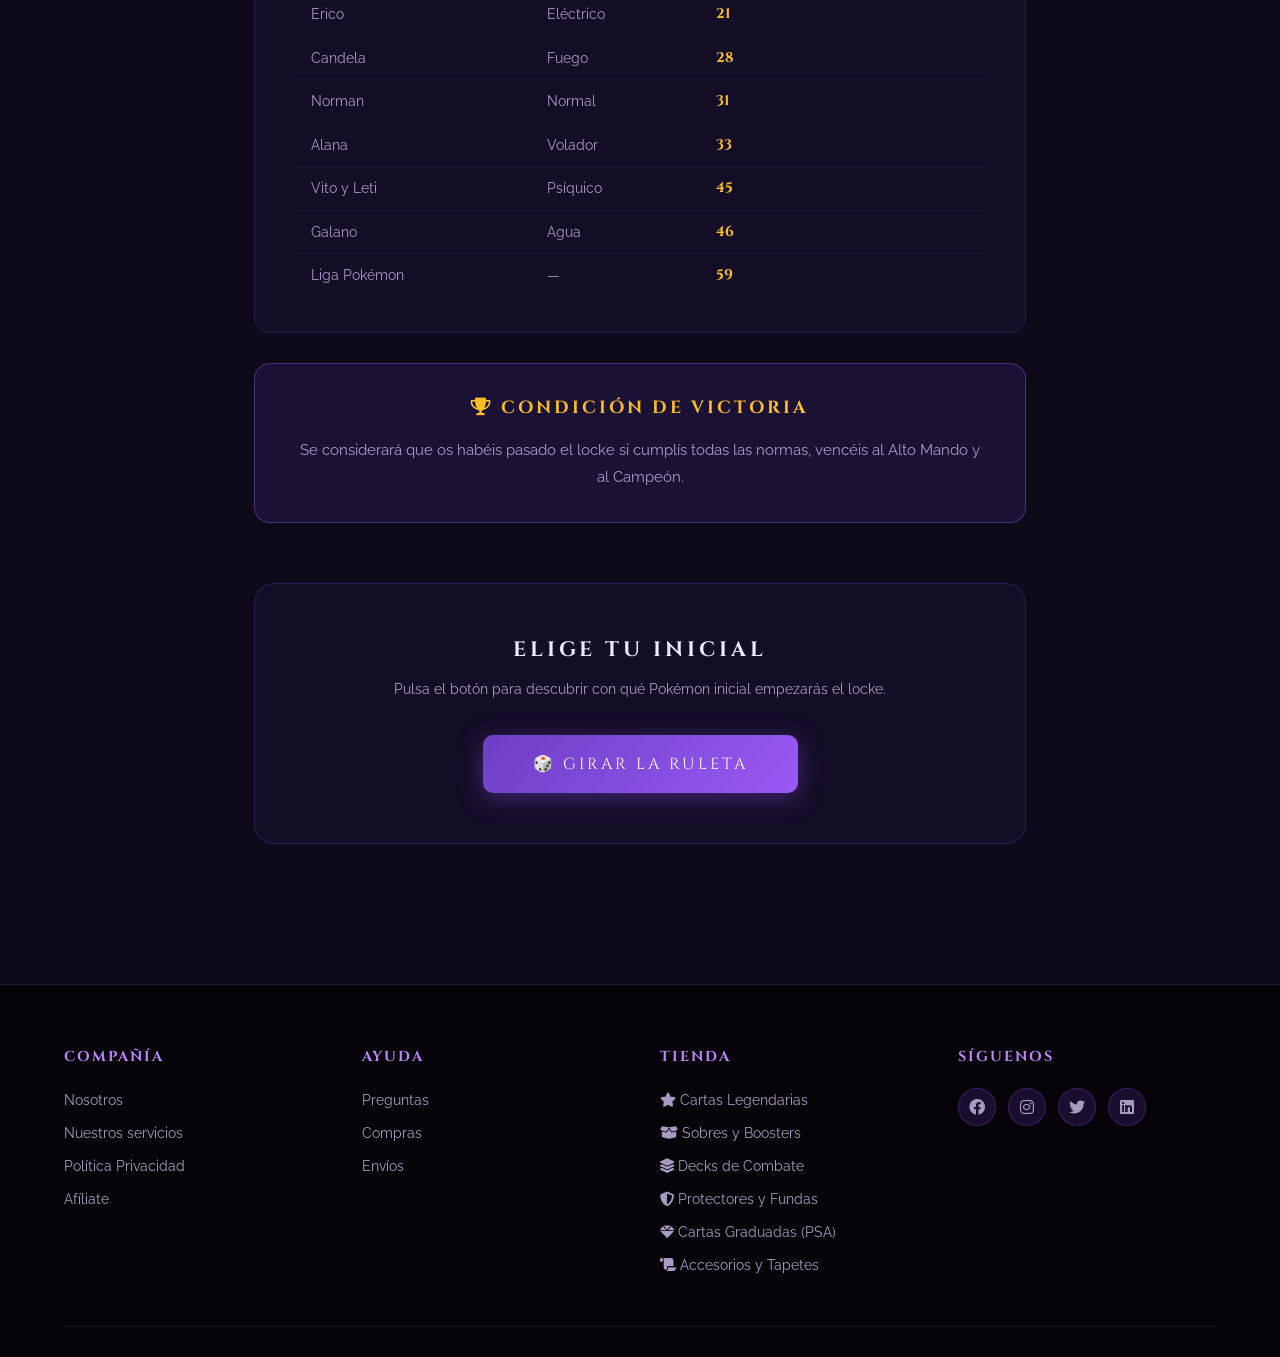
<file: html/reglas.html>
<!doctype html>
<html lang="es">
  <head>
    <meta charset="UTF-8" />
    <meta name="viewport" content="width=device-width, initial-scale=1.0" />
    <title>CarDDex | Reglas Locke</title>
    <link rel="icon" href="../images/Logo.png" type="image/png" />
    <link rel="stylesheet" href="../css/genericos.css" />
    <link rel="stylesheet" href="../css/body.css" />
    <link rel="stylesheet" href="../css/header.css" />
    <link rel="stylesheet" href="../css/footer.css" />
    <link rel="stylesheet" href="../css/reglas.css" />
    <link
      rel="stylesheet"
      href="https://cdnjs.cloudflare.com/ajax/libs/font-awesome/6.0.0-beta3/css/all.min.css" />
  </head>

  <body>
    <header>
      <div class="logo-container">
        <img src="../images/Logo.png" alt="Logo CarDDex" class="logo-img" />
        <span class="logo-text">CarDDex</span>
      </div>
      <nav>
        <ul>
          <li><a href="../index.html">INICIO</a></li>
          <li><a href="tienda.html">TIENDA</a></li>
          <li><a href="nosotros.html">NOSOTROS</a></li>
          <li><a href="contacto.html">CONTACTO</a></li>
          <li><a href="reglas.html" class="active">LOCKE</a></li>
        </ul>
      </nav>
      <div class="auth-btns">
        <button class="btn-login">
          <i class="fa-solid fa-user"></i> Login
        </button>
        <button class="btn-register">
          <i class="fa-solid fa-user-plus"></i> Register
        </button>
      </div>
    </header>

    <div class="reglas-wrapper">
      <div class="reglas-header">
        <h1>LOCKE POKÉMON</h1>
        <p class="subtitle">
          Rubí Omega &amp; Zafiro Alfa — Reglamento oficial
        </p>
        <div class="title-divider"></div>
      </div>

      <div class="regla-bloque">
        <h2><i class="fas fa-map-marked-alt"></i> CAPTURAS</h2>
        <ul>
          <li>
            Estas reglas son válidas para todas las rutas: hierba, cueva, agua,
            etc.
          </li>
          <li>
            Se capturará siempre el primer Pokémon encontrado en cada ruta.
          </li>
          <li>
            Se permite una segunda captura únicamente si el Pokémon encontrado
            es shiny. Puedes hacer shinyhunting, pero solo se permiten un máximo
            de 3 shinys en total.
          </li>
          <li>No se pueden capturar Pokémon de la misma línea evolutiva.</li>
          <li>Es obligatorio poner mote a todos los Pokémon capturados.</li>
        </ul>
      </div>

      <div class="regla-bloque permitido">
        <h2><i class="fas fa-check-circle"></i> COSAS PERMITIDAS</h2>
        <ul>
          <li>
            Segunda captura si el Pokémon es shiny (máximo 3 en toda la
            partida).
          </li>
          <li>
            Solo pueden usarse objetos de curación que se encuentren durante un
            combate.
          </li>
          <li>
            Se puede usar PKHeX para el tema de los Caramelos Raros (esto va por
            Pablo porque no le sabe al farmeo de experiencia).
          </li>
          <li>
            Si un Pokémon muere por envenenamiento fuera de combate, no cuenta
            como muerte y se puede volver a usar.
          </li>
          <li>
            Uso de 1 solo legendario menor en combates (quedan fuera las fueras
            singulares y los legendarios mayores).
          </li>
          <li>
            Se tienen 15 vidas en total, contando vidas de Pokémon. El contador
            empieza tras terminar el combate con el rival.
          </li>
        </ul>
      </div>

      <div class="regla-bloque prohibido">
        <h2><i class="fas fa-times-circle"></i> COSAS NO PERMITIDAS</h2>
        <ul>
          <li>
            Capturar Pokémon de la misma línea evolutiva que uno ya capturado.
          </li>
          <li>
            Comprar objetos de curación ni objetos de combate (Ataque X, Defensa
            X, etc.).
          </li>
          <li>Pokémon debilitado = Caja de Muertos. Sin excepciones.</li>
        </ul>
      </div>

      <div class="regla-bloque">
        <h2><i class="fas fa-arrow-up"></i> LEVEL CAPS</h2>
        <p>
          No se podrá superar el nivel del Pokémon más fuerte del siguiente
          líder o combate obligatorio.
        </p>
        <table class="level-caps-table">
          <thead>
            <tr>
              <th>Combate</th>
              <th>Tipo</th>
              <th>Nivel Máximo</th>
            </tr>
          </thead>
          <tbody>
            <tr>
              <td>Petra</td>
              <td>Roca</td>
              <td>14</td>
            </tr>
            <tr>
              <td>Marcial</td>
              <td>Lucha</td>
              <td>16</td>
            </tr>
            <tr>
              <td>Erico</td>
              <td>Eléctrico</td>
              <td>21</td>
            </tr>
            <tr>
              <td>Candela</td>
              <td>Fuego</td>
              <td>28</td>
            </tr>
            <tr>
              <td>Norman</td>
              <td>Normal</td>
              <td>31</td>
            </tr>
            <tr>
              <td>Alana</td>
              <td>Volador</td>
              <td>33</td>
            </tr>
            <tr>
              <td>Vito y Leti</td>
              <td>Psíquico</td>
              <td>45</td>
            </tr>
            <tr>
              <td>Galano</td>
              <td>Agua</td>
              <td>46</td>
            </tr>
            <tr>
              <td>Liga Pokémon</td>
              <td>—</td>
              <td>59</td>
            </tr>
          </tbody>
        </table>
      </div>

      <div class="victoria-bloque">
        <h2><i class="fas fa-trophy"></i> CONDICIÓN DE VICTORIA</h2>
        <p>
          Se considerará que os habéis pasado el locke si cumplís todas las
          normas, vencéis al Alto Mando y al Campeón.
        </p>
      </div>

      <div class="starter-section">
        <h2>ELIGE TU INICIAL</h2>
        <p>
          Pulsa el botón para descubrir con qué Pokémon inicial empezarás el
          locke.
        </p>
        <button class="btn-starter" onclick="elegirInicial()">
          🎲 GIRAR LA RULETA
        </button>
        <div class="starter-resultado" id="starter-resultado">
          <div class="starter-card" id="starter-card">
            <span class="starter-emoji" id="starter-emoji"></span>
            <div class="starter-nombre" id="starter-nombre"></div>
            <div class="starter-tipo" id="starter-tipo"></div>
          </div>
        </div>
      </div>
    </div>

    <footer>
      <div class="footer-grid">
        <div class="footer-col">
          <h3>Compañía</h3>
          <a href="nosotros.html">Nosotros</a>
          <a href="#">Nuestros servicios</a>
          <a href="#">Política Privacidad</a>
          <a href="#">Afíliate</a>
        </div>
        <div class="footer-col">
          <h3>Ayuda</h3>
          <a href="#">Preguntas</a>
          <a href="#">Compras</a>
          <a href="#">Envíos</a>
        </div>
        <div class="footer-col">
          <h3>Tienda</h3>
          <a href="tienda.html"
            ><i class="fa-solid fa-star"></i> Cartas Legendarias</a
          >
          <a href="#"><i class="fa-solid fa-box-open"></i> Sobres y Boosters</a>
          <a href="#"
            ><i class="fa-solid fa-layer-group"></i> Decks de Combate</a
          >
          <a href="#"
            ><i class="fa-solid fa-shield"></i> Protectores y Fundas</a
          >
          <a href="#"><i class="fa-solid fa-gem"></i> Cartas Graduadas (PSA)</a>
          <a href="#"
            ><i class="fa-solid fa-scroll"></i> Accesorios y Tapetes</a
          >
        </div>
        <div class="footer-col">
          <h3>Síguenos</h3>
          <div class="socials">
            <span class="icon"><i class="fa-brands fa-facebook"></i></span>
            <span class="icon"><i class="fa-brands fa-instagram"></i></span>
            <span class="icon"><i class="fa-brands fa-twitter"></i></span>
            <span class="icon"><i class="fa-brands fa-linkedin"></i></span>
          </div>
        </div>
      </div>
    </footer>

    <script src="../js/script.js"></script>
  </body>
</html>
</file>
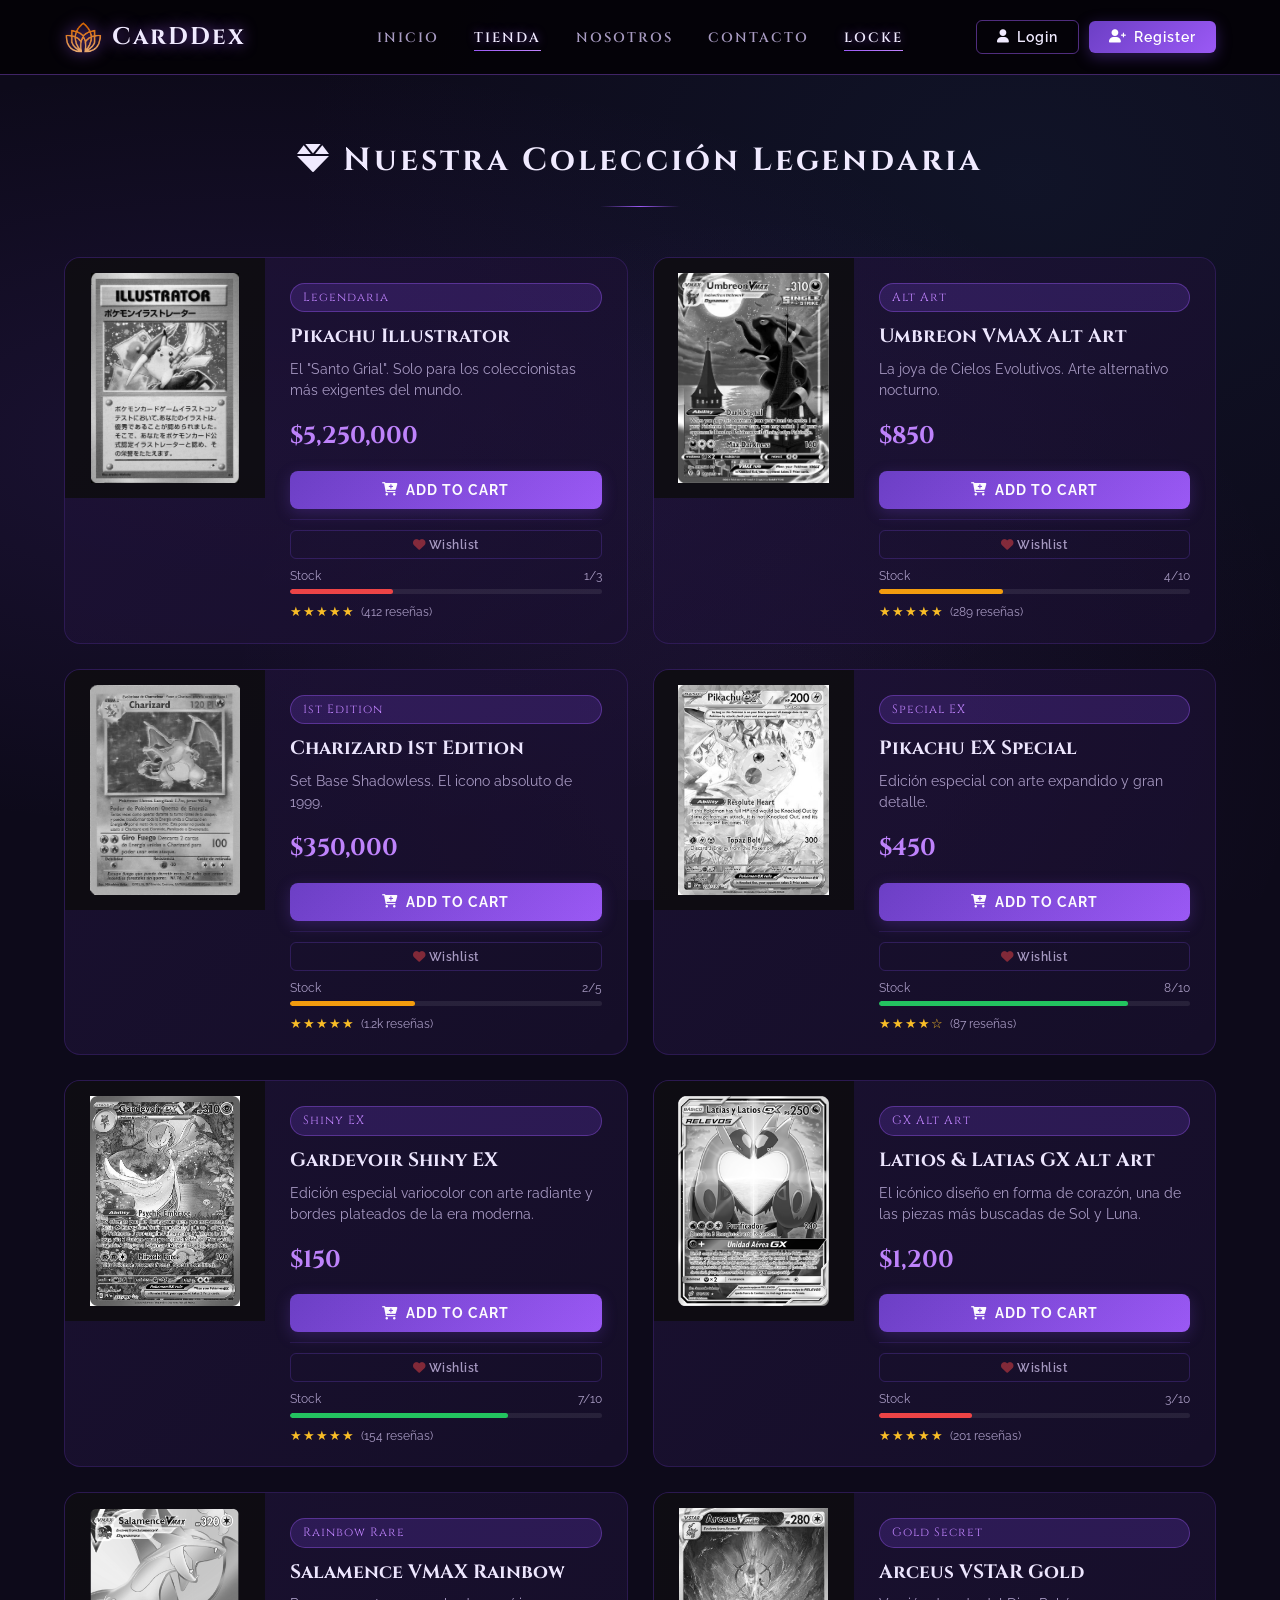
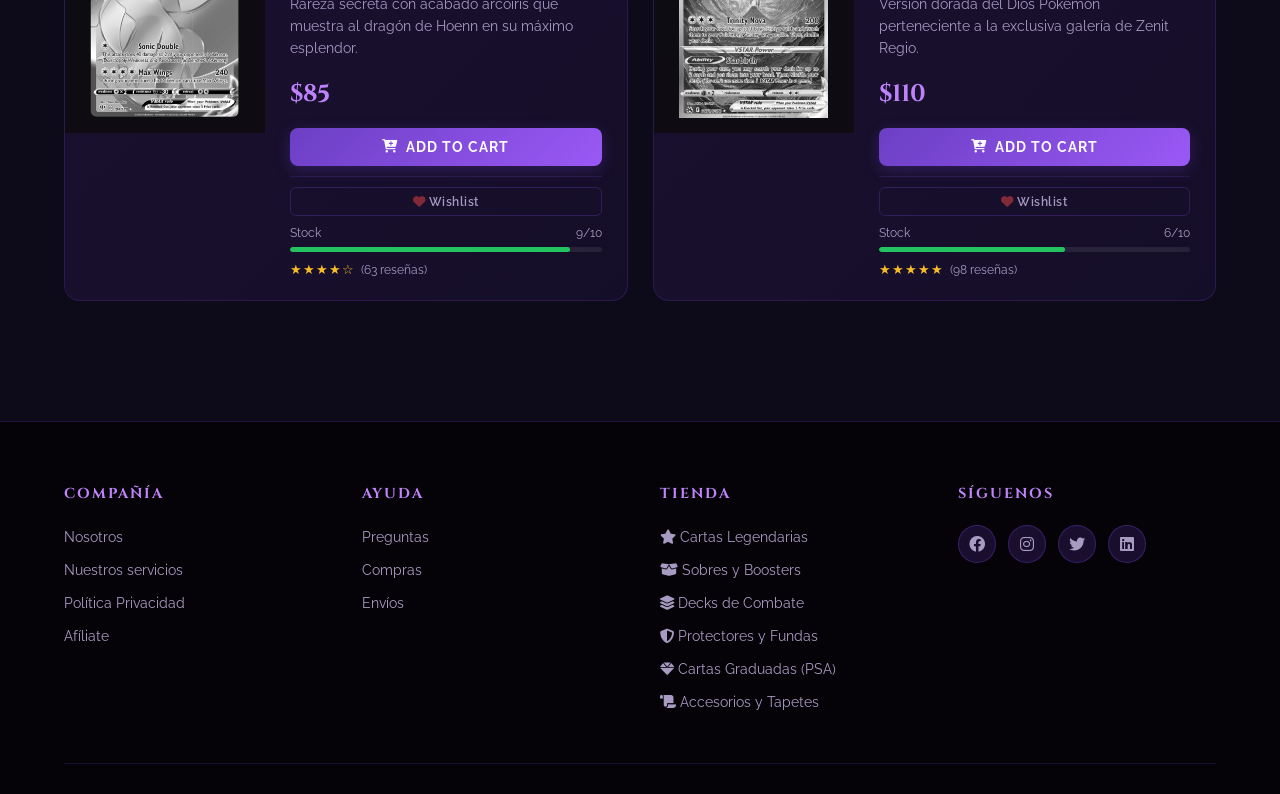
<file: html/tienda.html>
<!doctype html>
<html lang="es">
  <head>
    <meta charset="UTF-8" />
    <title>CarDDex | Tienda</title>
    <link rel="icon" href="../images/Logo.png" type="image/png" />
    <link rel="stylesheet" href="../css/genericos.css" />
    <link rel="stylesheet" href="../css/body.css" />
    <link rel="stylesheet" href="../css/header.css" />
    <link rel="stylesheet" href="../css/footer.css" />
    <link rel="stylesheet" href="../css/tienda.css" />
    <link rel="stylesheet" href="https://cdnjs.cloudflare.com/ajax/libs/font-awesome/6.0.0-beta3/css/all.min.css" />
  </head>

  <body>
    <header>
      <div class="logo-container">
        <img src="../images/Logo.png" alt="Logo CarDDex" class="logo-img" />
        <span class="logo-text">CarDDex</span>
      </div>
      <button class="menu-toggle">☰</button>
      <nav>
        <ul>
          <li><a href="../index.html">INICIO</a></li>
          <li><a href="tienda.html" class="active">TIENDA</a></li>
          <li><a href="nosotros.html">NOSOTROS</a></li>
          <li><a href="contacto.html">CONTACTO</a></li>
          <li><a href="locke.html" class="active">LOCKE</a></li>
        </ul>
      </nav>
      <div class="auth-btns">
        <button class="btn-login">
          <i class="fa-solid fa-user"></i> Login
        </button>
        <button class="btn-register">
          <i class="fa-solid fa-user-plus"></i> Register
        </button>
      </div>
    </header>

    <main class="tienda-container">
      <h2 class="section-title">
        <i class="fas fa-gem"></i> Nuestra Colección Legendaria
      </h2>

      <div class="products-grid">
        <div class="card">
          <span class="card-search"><i class="fas fa-search"></i></span>
          <img
            src="../images/main/Pikachu_Illustrator.png"
            alt="Pikachu Illustrator" />
          <div class="card-info">
            <span class="card-badge">Legendaria</span>
            <h4>Pikachu Illustrator</h4>
            <p>
              El "Santo Grial". Solo para los coleccionistas más exigentes del
              mundo.
            </p>
            <div class="price-row"><span class="price">$5,250,000</span></div>
            <button class="btn-buy">
              <i class="fas fa-cart-plus"></i> ADD TO CART
            </button>
            <div class="card-extras">
              <button class="btn-wishlist">
                <i class="fas fa-heart"></i> Wishlist
              </button>
              <div class="stock-bar">
                <div class="stock-label">
                  <span>Stock</span><span>1/3</span>
                </div>
                <div class="stock-track">
                  <div
                    class="stock-fill"
                    style="width: 33%; background: #ef4444"></div>
                </div>
              </div>
              <div class="reviews">
                <span class="stars">★★★★★</span
                ><span class="review-count">(412 reseñas)</span>
              </div>
            </div>
          </div>
        </div>

        <div class="card">
          <span class="card-search"><i class="fas fa-search"></i></span>
          <img src="../images/main/Umbreon_Vmax_Alt.jpg" alt="Moonbreon" />
          <div class="card-info">
            <span class="card-badge">Alt Art</span>
            <h4>Umbreon VMAX Alt Art</h4>
            <p>La joya de Cielos Evolutivos. Arte alternativo nocturno.</p>
            <div class="price-row"><span class="price">$850</span></div>
            <button class="btn-buy">
              <i class="fas fa-cart-plus"></i> ADD TO CART
            </button>
            <div class="card-extras">
              <button class="btn-wishlist">
                <i class="fas fa-heart"></i> Wishlist
              </button>
              <div class="stock-bar">
                <div class="stock-label">
                  <span>Stock</span><span>4/10</span>
                </div>
                <div class="stock-track">
                  <div
                    class="stock-fill"
                    style="width: 40%; background: #f59e0b"></div>
                </div>
              </div>
              <div class="reviews">
                <span class="stars">★★★★★</span
                ><span class="review-count">(289 reseñas)</span>
              </div>
            </div>
          </div>
        </div>

        <div class="card">
          <span class="card-search"><i class="fas fa-search"></i></span>
          <img
            src="../images/main/Charizard_(Base_Set_TCG).png"
            alt="Charizard" />
          <div class="card-info">
            <span class="card-badge">1st Edition</span>
            <h4>Charizard 1st Edition</h4>
            <p>Set Base Shadowless. El icono absoluto de 1999.</p>
            <div class="price-row"><span class="price">$350,000</span></div>
            <button class="btn-buy">
              <i class="fas fa-cart-plus"></i> ADD TO CART
            </button>
            <div class="card-extras">
              <button class="btn-wishlist">
                <i class="fas fa-heart"></i> Wishlist
              </button>
              <div class="stock-bar">
                <div class="stock-label">
                  <span>Stock</span><span>2/5</span>
                </div>
                <div class="stock-track">
                  <div
                    class="stock-fill"
                    style="width: 40%; background: #f59e0b"></div>
                </div>
              </div>
              <div class="reviews">
                <span class="stars">★★★★★</span
                ><span class="review-count">(1.2k reseñas)</span>
              </div>
            </div>
          </div>
        </div>

        <div class="card">
          <span class="card-search"><i class="fas fa-search"></i></span>
          <img src="../images/main/Pikachu_Culon.jpg" alt="Pikachu EX" />
          <div class="card-info">
            <span class="card-badge">Special EX</span>
            <h4>Pikachu EX Special</h4>
            <p>Edición especial con arte expandido y gran detalle.</p>
            <div class="price-row"><span class="price">$450</span></div>
            <button class="btn-buy">
              <i class="fas fa-cart-plus"></i> ADD TO CART
            </button>
            <div class="card-extras">
              <button class="btn-wishlist">
                <i class="fas fa-heart"></i> Wishlist
              </button>
              <div class="stock-bar">
                <div class="stock-label">
                  <span>Stock</span><span>8/10</span>
                </div>
                <div class="stock-track">
                  <div
                    class="stock-fill"
                    style="width: 80%; background: #22c55e"></div>
                </div>
              </div>
              <div class="reviews">
                <span class="stars">★★★★☆</span
                ><span class="review-count">(87 reseñas)</span>
              </div>
            </div>
          </div>
        </div>

        <div class="card">
          <span class="card-search"><i class="fas fa-search"></i></span>
          <img
            src="../images/tienda/Gardevoir SH_EX.jpg"
            alt="Gardevoir SH_EX" />
          <div class="card-info">
            <span class="card-badge">Shiny EX</span>
            <h4>Gardevoir Shiny EX</h4>
            <p>
              Edición especial variocolor con arte radiante y bordes plateados
              de la era moderna.
            </p>
            <div class="price-row"><span class="price">$150</span></div>
            <button class="btn-buy">
              <i class="fas fa-cart-plus"></i> ADD TO CART
            </button>
            <div class="card-extras">
              <button class="btn-wishlist">
                <i class="fas fa-heart"></i> Wishlist
              </button>
              <div class="stock-bar">
                <div class="stock-label">
                  <span>Stock</span><span>7/10</span>
                </div>
                <div class="stock-track">
                  <div
                    class="stock-fill"
                    style="width: 70%; background: #22c55e"></div>
                </div>
              </div>
              <div class="reviews">
                <span class="stars">★★★★★</span
                ><span class="review-count">(154 reseñas)</span>
              </div>
            </div>
          </div>
        </div>

        <div class="card">
          <span class="card-search"><i class="fas fa-search"></i></span>
          <img
            src="../images/tienda/Latios&Latias_EX.png"
            alt="Latios & Latias EX" />
          <div class="card-info">
            <span class="card-badge">GX Alt Art</span>
            <h4>Latios & Latias GX Alt Art</h4>
            <p>
              El icónico diseño en forma de corazón, una de las piezas más
              buscadas de Sol y Luna.
            </p>
            <div class="price-row"><span class="price">$1,200</span></div>
            <button class="btn-buy">
              <i class="fas fa-cart-plus"></i> ADD TO CART
            </button>
            <div class="card-extras">
              <button class="btn-wishlist">
                <i class="fas fa-heart"></i> Wishlist
              </button>
              <div class="stock-bar">
                <div class="stock-label">
                  <span>Stock</span><span>3/10</span>
                </div>
                <div class="stock-track">
                  <div
                    class="stock-fill"
                    style="width: 30%; background: #ef4444"></div>
                </div>
              </div>
              <div class="reviews">
                <span class="stars">★★★★★</span
                ><span class="review-count">(201 reseñas)</span>
              </div>
            </div>
          </div>
        </div>

        <div class="card">
          <span class="card-search"><i class="fas fa-search"></i></span>
          <img src="../images/tienda/Salamance_VMAX.png" alt="Salamance VMAX" />
          <div class="card-info">
            <span class="card-badge">Rainbow Rare</span>
            <h4>Salamence VMAX Rainbow</h4>
            <p>
              Rareza secreta con acabado arcoíris que muestra al dragón de Hoenn
              en su máximo esplendor.
            </p>
            <div class="price-row"><span class="price">$85</span></div>
            <button class="btn-buy">
              <i class="fas fa-cart-plus"></i> ADD TO CART
            </button>
            <div class="card-extras">
              <button class="btn-wishlist">
                <i class="fas fa-heart"></i> Wishlist
              </button>
              <div class="stock-bar">
                <div class="stock-label">
                  <span>Stock</span><span>9/10</span>
                </div>
                <div class="stock-track">
                  <div
                    class="stock-fill"
                    style="width: 90%; background: #22c55e"></div>
                </div>
              </div>
              <div class="reviews">
                <span class="stars">★★★★☆</span
                ><span class="review-count">(63 reseñas)</span>
              </div>
            </div>
          </div>
        </div>

        <div class="card">
          <span class="card-search"><i class="fas fa-search"></i></span>
          <img src="../images/tienda/Arceus_VSTAR.avif" alt="Arceus VSTAR" />
          <div class="card-info">
            <span class="card-badge">Gold Secret</span>
            <h4>Arceus VSTAR Gold</h4>
            <p>
              Versión dorada del Dios Pokémon perteneciente a la exclusiva
              galería de Zenit Regio.
            </p>
            <div class="price-row"><span class="price">$110</span></div>
            <button class="btn-buy">
              <i class="fas fa-cart-plus"></i> ADD TO CART
            </button>
            <div class="card-extras">
              <button class="btn-wishlist">
                <i class="fas fa-heart"></i> Wishlist
              </button>
              <div class="stock-bar">
                <div class="stock-label">
                  <span>Stock</span><span>6/10</span>
                </div>
                <div class="stock-track">
                  <div
                    class="stock-fill"
                    style="width: 60%; background: #22c55e"></div>
                </div>
              </div>
              <div class="reviews">
                <span class="stars">★★★★★</span
                ><span class="review-count">(98 reseñas)</span>
              </div>
            </div>
          </div>
        </div>
      </div>
    </main>

    <footer>
      <div class="footer-grid">
        <div class="footer-col">
          <h3>Compañía</h3>
          <a href="nosotros.html">Nosotros</a>
          <a href="#">Nuestros servicios</a>
          <a href="../pdf/condiciones.pdf">Política Privacidad</a>
          <a href="#">Afíliate</a>
        </div>
        <div class="footer-col">
          <h3>Ayuda</h3>
          <a href="#">Preguntas</a>
          <a href="#">Compras</a>
          <a href="#">Envíos</a>
        </div>
        <div class="footer-col">
          <h3>Tienda</h3>
          <a href="tienda.html"
            ><i class="fa-solid fa-star"></i> Cartas Legendarias</a
          >
          <a href="#"><i class="fa-solid fa-box-open"></i> Sobres y Boosters</a>
          <a href="#"
            ><i class="fa-solid fa-layer-group"></i> Decks de Combate</a
          >
          <a href="#"
            ><i class="fa-solid fa-shield"></i> Protectores y Fundas</a
          >
          <a href="#"><i class="fa-solid fa-gem"></i> Cartas Graduadas (PSA)</a>
          <a href="#"
            ><i class="fa-solid fa-scroll"></i> Accesorios y Tapetes</a
          >
        </div>
        <div class="footer-col">
          <h3>Síguenos</h3>
          <div class="socials">
            <span class="icon"><i class="fa-brands fa-facebook"></i></span>
            <span class="icon"><i class="fa-brands fa-instagram"></i></span>
            <span class="icon"><i class="fa-brands fa-twitter"></i></span>
            <span class="icon"><i class="fa-brands fa-linkedin"></i></span>
          </div>
        </div>
      </div>
    </footer>
    <script src="../js/menu.js"></script>
  </body>
</html>
</file>
<file: css/genericos.css>
@import url('https://fonts.googleapis.com/css2?family=Cinzel:wght@400;600;700;900&family=Raleway:wght@300;400;500;600&display=swap');

:root {
    --morado-profundo: #0d0a1a;
    --morado-oscuro: #1a1030;
    --morado-medio: #2d1b5e;
    --morado-acento: #6c3fc5;
    --morado-brillante: #9b59f5;
    --violeta-glow: #c084fc;
    --azul-mistico: #1e3a5f;
    --azul-brillante: #4dabf7;
    --dorado-magico: #fbbf24;
    --blanco: #f0eaff;
    --gris-texto: #a89bc2;
    --negro-puro: #050308;
}

* {
    box-sizing: border-box;
    margin: 0;
    padding: 0;
}

body {
    font-family: 'Raleway', sans-serif;
    line-height: 1.6;
    color: var(--blanco);
}

.container {
    max-width: 1200px;
    margin: 0 auto;
    padding: 0 20px;
}
</file>
<file: css/body.css>
body {
    background-color: var(--morado-profundo);
    background-image:
        radial-gradient(ellipse at 20% 50%, rgba(108, 63, 197, 0.15) 0%, transparent 60%),
        radial-gradient(ellipse at 80% 20%, rgba(30, 58, 95, 0.2) 0%, transparent 50%),
        radial-gradient(ellipse at 60% 80%, rgba(155, 89, 245, 0.08) 0%, transparent 50%);
    background-attachment: fixed;
    min-height: 100vh;
}

@media (max-width: 900px) {
    .container,
    .content,
    .wrapper {
        width: 95%;
        padding: 0 15px;
    }

    img {
        max-width: 100%;
        height: auto;
    }
}

@media (max-width: 768px) {
    h1 { font-size: 2rem; }
    h2 { font-size: 1.6rem; }
    h3 { font-size: 1.3rem; }

    .grid,
    .cards,
    .productos,
    .equipo {
        grid-template-columns: 1fr !important;
    }

    table {
        display: block;
        overflow-x: auto;
    }
}

@media (max-width: 600px) {
    body {
        font-size: 14px;
    }

    section,
    main,
    article {
        padding-left: 10px;
        padding-right: 10px;
    }

    button,
    .btn {
        width: 100%;
    }
}

@media (max-width: 400px) {
    h1 { font-size: 1.7rem; }
    h2 { font-size: 1.4rem; }
    body { font-size: 13px; }
}
</file>
<file: css/header.css>
header {
    display: flex;
    justify-content: space-between;
    align-items: center;
    padding: 18px 5%;
    background: rgba(5, 3, 8, 0.97);
    border-bottom: 1px solid rgba(155, 89, 245, 0.4);
    position: sticky;
    top: 0;
    z-index: 1000;
}

.logo-container {
    display: flex;
    align-items: center;
    gap: 10px;
}

.logo-img {
    height: 38px;
    filter: drop-shadow(0 0 8px rgba(155, 89, 245, 0.7));
}

.logo-text {
    font-family: 'Cinzel', serif;
    font-weight: 700;
    font-size: 1.5rem;
    color: var(--blanco);
    letter-spacing: 2px;
    text-shadow: 0 0 15px rgba(155, 89, 245, 0.8);
}

nav {
    position: absolute;
    left: 50%;
    transform: translateX(-50%);
}

nav ul {
    display: flex;
    list-style: none;
    gap: 35px;
}

nav a {
    color: var(--gris-texto);
    text-decoration: none;
    font-family: 'Cinzel', serif;
    font-size: 0.85rem;
    font-weight: 600;
    letter-spacing: 2px;
    transition: all 0.3s ease;
    position: relative;
    padding-bottom: 4px;
}

nav a::after {
    content: '';
    position: absolute;
    bottom: 0;
    left: 0;
    width: 0;
    height: 1px;
    background: linear-gradient(90deg, var(--morado-brillante), var(--violeta-glow));
    transition: width 0.3s ease;
}

nav a:hover,
nav a.active {
    color: var(--blanco);
    text-shadow: 0 0 10px rgba(155, 89, 245, 0.6);
}

nav a:hover::after,
nav a.active::after {
    width: 100%;
}

.auth-btns {
    display: flex;
    gap: 10px;
    align-items: center;
}

.auth-btns button {
    padding: 8px 20px;
    cursor: pointer;
    border-radius: 6px;
    font-family: 'Raleway', sans-serif;
    font-weight: 600;
    font-size: 0.85rem;
    letter-spacing: 1px;
    transition: all 0.3s ease;
    display: flex;
    align-items: center;
    gap: 7px;
}

.btn-login {
    background: transparent;
    color: var(--blanco);
    border: 1px solid rgba(155, 89, 245, 0.5) !important;
}

.btn-login:hover {
    background: rgba(155, 89, 245, 0.15);
    border-color: var(--morado-brillante) !important;
    box-shadow: 0 0 12px rgba(155, 89, 245, 0.3);
}

.btn-register {
    background: linear-gradient(135deg, var(--morado-acento), var(--morado-brillante));
    color: white;
    border: none !important;
    box-shadow: 0 4px 15px rgba(108, 63, 197, 0.4);
}

.btn-register:hover {
    background: linear-gradient(135deg, var(--morado-brillante), var(--violeta-glow));
    box-shadow: 0 4px 20px rgba(155, 89, 245, 0.6);
    transform: translateY(-1px);
}

@media (max-width: 500px) {
    .logo-text {
        font-size: 1.1rem;
    }

    .auth-btns button {
        padding: 7px 12px;
        font-size: 0.75rem;
    }
}

.menu-toggle {
    display: none;
    background: none;
    border: none;
    color: white;
    font-size: 2rem;
    cursor: pointer;
}

@media (max-width: 900px) {

    header {
        flex-wrap: wrap;
        justify-content: space-between;
        align-items: center;
    }

    .menu-toggle {
        display: block;
    }

    nav {
        display: none;
        width: 100%;
        margin-top: 15px;
    }

    nav.active {
        display: block;
    }

    nav ul {
        display: flex;
        flex-direction: column;
        gap: 15px;
        text-align: center;
        width: 100%;
    }

    nav li {
        width: 100%;
    }

    nav a {
        display: block;
        padding: 10px;
    }

    .auth-btns {
        display: none;
    }
}
</file>
<file: css/footer.css>
footer {
    background: rgba(5, 3, 8, 0.95);
    border-top: 1px solid rgba(108, 63, 197, 0.3);
    padding: 60px 5% 30px;
    margin-top: 60px;
}

.footer-grid {
    display: grid;
    grid-template-columns: repeat(auto-fit, minmax(180px, 1fr));
    gap: 40px;
    padding-bottom: 40px;
    border-bottom: 1px solid rgba(108, 63, 197, 0.2);
}

.footer-col h3 {
    font-family: 'Cinzel', serif;
    color: var(--violeta-glow);
    margin-bottom: 20px;
    font-size: 0.9rem;
    letter-spacing: 2px;
    text-transform: uppercase;
}

.footer-col a {
    display: block;
    color: var(--gris-texto);
    text-decoration: none;
    margin-bottom: 10px;
    font-size: 0.9rem;
    transition: all 0.3s ease;
}

.footer-col a:hover {
    color: var(--blanco);
    padding-left: 5px;
}

.socials {
    display: flex;
    gap: 12px;
    flex-wrap: wrap;
}

.icon {
    background: rgba(108, 63, 197, 0.2);
    border: 1px solid rgba(108, 63, 197, 0.4);
    width: 38px;
    height: 38px;
    display: flex;
    align-items: center;
    justify-content: center;
    border-radius: 50%;
    cursor: pointer;
    color: var(--gris-texto);
    transition: all 0.3s ease;
}

.icon:hover {
    background: rgba(155, 89, 245, 0.3);
    border-color: var(--morado-brillante);
    color: var(--blanco);
    box-shadow: 0 0 12px rgba(155, 89, 245, 0.4);
    transform: translateY(-2px);
}

@media (max-width: 600px) {
    .footer-grid {
        grid-template-columns: repeat(2, 1fr);
        gap: 30px;
    }
}

@media (max-width: 400px) {
    .footer-grid {
        grid-template-columns: 1fr;
    }
}
</file>
<file: css/index.css>
@keyframes pulseGlow {
    0%, 100% { transform: scale(1); opacity: 0.6; }
    50% { transform: scale(1.1); opacity: 1; }
}

@keyframes slider {
    0%   { transform: translateX(0%); }
    100% { transform: translateX(-200%); }
}

.hero-slider {
    position: relative;
    overflow: hidden;
    margin: 30px 4%;
    border: 1px solid rgba(155, 89, 245, 0.35);
    border-radius: 20px;
    background: rgba(13, 10, 26, 0.8);
    box-shadow:
        0 0 60px rgba(108, 63, 197, 0.2),
        inset 0 0 80px rgba(108, 63, 197, 0.05);
}

.slides {
    display: flex;
    animation: slider 15s linear infinite;
}

.slide {
    min-width: 100%;
    flex-shrink: 0;
}

.hero-section {
    display: flex;
    align-items: center;
    justify-content: space-between;
    padding: 60px 8%;
    gap: 40px;
    min-height: 480px;
}

.hero-image {
    flex: 1;
    display: flex;
    justify-content: center;
    align-items: center;
    position: relative;
}

.hero-image::before {
    content: '';
    position: absolute;
    width: 300px;
    height: 300px;
    background: radial-gradient(circle, rgba(155, 89, 245, 0.25) 0%, transparent 70%);
    border-radius: 50%;
    pointer-events: none;
    animation: pulseGlow 3s ease-in-out infinite;
}

.hero-image img {
    width: 280px;
    height: 390px;
    object-fit: contain;
    filter: drop-shadow(0 0 30px rgba(155, 89, 245, 0.5));
    position: relative;
    z-index: 1;
    transition: transform 0.4s ease;
}

.hero-image img:hover {
    transform: scale(1.03) rotate(-1deg);
}

.hero-content {
    flex: 1;
    text-align: left;
}

.hero-content h1 {
    font-family: 'Cinzel', serif;
    font-size: 2.8rem;
    font-weight: 900;
    margin-bottom: 20px;
    line-height: 1.1;
    color: var(--blanco);
    text-shadow: 0 0 20px rgba(192, 132, 252, 0.6);
}

.hero-content p {
    color: var(--gris-texto);
    margin-bottom: 15px;
    font-size: 0.95rem;
    max-width: 420px;
    line-height: 1.7;
}

.btn-cart {
    display: inline-flex;
    align-items: center;
    gap: 8px;
    background: linear-gradient(135deg, var(--morado-acento), var(--morado-brillante));
    color: white;
    border: none;
    padding: 14px 35px;
    font-family: 'Raleway', sans-serif;
    font-weight: 700;
    font-size: 0.9rem;
    letter-spacing: 1px;
    cursor: pointer;
    border-radius: 8px;
    margin-top: 10px;
    transition: all 0.3s ease;
    box-shadow: 0 5px 20px rgba(108, 63, 197, 0.4);
}

.btn-cart:hover {
    background: linear-gradient(135deg, var(--morado-brillante), var(--violeta-glow));
    box-shadow: 0 8px 30px rgba(155, 89, 245, 0.6);
    transform: translateY(-2px);
}

.slider-arrows {
    position: absolute;
    top: 50%;
    left: 0;
    width: 100%;
    display: flex;
    justify-content: space-between;
    transform: translateY(-50%);
    padding: 0 20px;
    z-index: 10;
    pointer-events: none;
}

.arrow {
    width: 40px;
    height: 40px;
    background: rgba(108, 63, 197, 0.6);
    border: 1px solid rgba(155, 89, 245, 0.6);
    color: white;
    border-radius: 50%;
    display: flex;
    align-items: center;
    justify-content: center;
    font-size: 16px;
    cursor: pointer;
    pointer-events: all;
    transition: all 0.3s ease;
}

.arrow:hover {
    background: rgba(155, 89, 245, 0.7);
    box-shadow: 0 0 15px rgba(155, 89, 245, 0.5);
}

.info-block {
    padding: 80px 5%;
    background: rgba(26, 16, 48, 0.4);
    border-top: 1px solid rgba(108, 63, 197, 0.15);
    border-bottom: 1px solid rgba(108, 63, 197, 0.15);
}

.info-flex {
    display: flex;
    align-items: center;
    justify-content: space-between;
    gap: 60px;
    flex-wrap: wrap;
}

.info-text {
    flex: 1;
    min-width: 280px;
}

.info-text h2 {
    font-family: 'Cinzel', serif;
    font-size: 2.2rem;
    font-weight: 700;
    margin-bottom: 20px;
    color: var(--blanco);
    line-height: 1.2;
}

.info-text p {
    color: var(--gris-texto);
    margin-bottom: 30px;
    line-height: 1.8;
    font-size: 0.95rem;
}

.btn-outline {
    display: inline-flex;
    align-items: center;
    gap: 8px;
    background: transparent;
    color: var(--violeta-glow);
    border: 1px solid rgba(155, 89, 245, 0.6);
    padding: 12px 28px;
    font-family: 'Raleway', sans-serif;
    font-weight: 600;
    font-size: 0.9rem;
    letter-spacing: 1px;
    cursor: pointer;
    border-radius: 8px;
    transition: all 0.3s ease;
}

.btn-outline:hover {
    background: rgba(108, 63, 197, 0.2);
    border-color: var(--morado-brillante);
    box-shadow: 0 0 20px rgba(155, 89, 245, 0.3);
    color: var(--blanco);
}

.info-images {
    flex: 1;
    display: flex;
    gap: 15px;
    justify-content: center;
    flex-wrap: wrap;
    min-width: 300px;
}

.info-images img {
    width: 140px;
    height: 195px;
    object-fit: cover;
    border-radius: 12px;
    border: 1px solid rgba(108, 63, 197, 0.3);
    box-shadow:
        0 10px 30px rgba(0, 0, 0, 0.4),
        0 0 20px rgba(108, 63, 197, 0.15);
    transition: all 0.4s ease;
    filter: brightness(0.85) saturate(0.8);
}

.info-images img:hover {
    transform: translateY(-8px) scale(1.03);
    filter: brightness(1) saturate(1.2);
    box-shadow:
        0 20px 40px rgba(0, 0, 0, 0.5),
        0 0 30px rgba(155, 89, 245, 0.35);
    border-color: rgba(155, 89, 245, 0.6);
}

@media (max-width: 900px) {
    .hero-section {
        flex-direction: column;
        padding: 40px 6%;
        min-height: auto;
        text-align: center;
    }

    .hero-image img {
        width: 200px;
        height: 280px;
    }

    .hero-image::before {
        width: 200px;
        height: 200px;
    }

    .hero-content h1 {
        font-size: 2rem;
    }

    .hero-content p {
        max-width: 100%;
    }
}

@media (max-width: 600px) {
    .hero-slider {
        margin: 15px 3%;
        border-radius: 14px;
    }

    .hero-content h1 {
        font-size: 1.5rem;
    }

    .btn-cart {
        padding: 12px 24px;
        font-size: 0.82rem;
    }

    .info-block {
        padding: 50px 5%;
    }

    .info-text h2 {
        font-size: 1.6rem;
    }

    .info-images img {
        width: 110px;
        height: 155px;
    }
}
</file>
<file: css/contacto.css>
.contacto-header {
    text-align: center;
    padding: 60px 5% 30px;
}

.contacto-header h1 {
    font-family: 'Cinzel', serif;
    font-size: 2.5rem;
    letter-spacing: 8px;
    color: var(--blanco);
    margin-bottom: 20px;
}

.contacto-header .title-divider {
    width: 100%;
    height: 1px;
    background: linear-gradient(90deg, transparent, rgba(155, 89, 245, 0.6), transparent);
}

.contacto-wrapper {
    display: flex;
    gap: 60px;
    padding: 60px 5% 80px;
    max-width: 1200px;
    margin: 0 auto;
    align-items: flex-start;
}

.contacto-info {
    flex: 1;
    min-width: 280px;
}

.contacto-info .pregunta-title {
    font-family: 'Cinzel', serif;
    font-size: 1.5rem;
    font-weight: 700;
    color: var(--blanco);
    margin-bottom: 12px;
    letter-spacing: 1px;
}

.contacto-info .pregunta-subtitle {
    font-style: italic;
    color: var(--violeta-glow);
    font-size: 0.9rem;
    margin-bottom: 20px;
}

.contacto-info .descripcion {
    color: var(--gris-texto);
    line-height: 1.8;
    font-size: 0.9rem;
    margin-bottom: 35px;
}

.contacto-info-item {
    margin-bottom: 30px;
}

.contacto-info-item h3 {
    font-family: 'Cinzel', serif;
    font-size: 1rem;
    color: var(--blanco);
    margin-bottom: 10px;
    letter-spacing: 1px;
    padding-bottom: 8px;
    border-bottom: 1px solid rgba(108, 63, 197, 0.3);
}

.contacto-info-item p,
.contacto-info-item a {
    color: var(--gris-texto);
    font-size: 0.9rem;
    text-decoration: none;
    display: flex;
    align-items: center;
    gap: 8px;
    transition: color 0.3s;
}

.contacto-info-item a:hover {
    color: var(--violeta-glow);
}

.contacto-container {
    flex: 1.4;
    background: rgba(26, 16, 48, 0.6);
    border: 1px solid rgba(108, 63, 197, 0.25);
    border-radius: 16px;
    padding: 40px;
    box-shadow: 0 20px 60px rgba(0, 0, 0, 0.3);
}

.form-group {
    margin-bottom: 18px;
}

.form-group label {
    display: block;
    margin-bottom: 8px;
    color: var(--gris-texto);
    font-size: 0.85rem;
    letter-spacing: 0.5px;
}

.form-group input,
.form-group textarea,
.form-group select {
    width: 100%;
    padding: 13px 16px;
    background: rgba(13, 10, 26, 0.8);
    border: 1px solid rgba(108, 63, 197, 0.3);
    border-radius: 8px;
    color: var(--blanco);
    font-family: 'Raleway', sans-serif;
    font-size: 0.9rem;
    transition: all 0.3s ease;
    outline: none;
}

.form-group input::placeholder,
.form-group textarea::placeholder {
    color: rgba(168, 155, 194, 0.4);
}

.form-group input:focus,
.form-group textarea:focus,
.form-group select:focus {
    border-color: rgba(155, 89, 245, 0.6);
    background: rgba(26, 16, 48, 0.9);
    box-shadow: 0 0 0 3px rgba(108, 63, 197, 0.15);
}

.form-group input:invalid:not(:placeholder-shown) {
    border-color: rgba(239, 68, 68, 0.6);
    box-shadow: 0 0 0 3px rgba(239, 68, 68, 0.1);
}

.form-group textarea {
    resize: vertical;
    min-height: 140px;
}

.form-group select {
    appearance: none;
    -webkit-appearance: none;
    background-repeat: no-repeat;
    background-position: right 16px center;
    cursor: pointer;
}

.form-group select option {
    background: #1a1030;
    color: #f0eaff;
}

.pdf-link {
    color: var(--violeta-glow);
    text-decoration: none;
    font-size: 0.9rem;
    transition: color 0.3s;
}

.pdf-link:hover {
    color: var(--blanco);
    text-decoration: underline;
}

.btn-submit {
    background: linear-gradient(135deg, var(--morado-acento), var(--morado-brillante));
    color: white;
    border: none;
    padding: 15px 30px;
    margin-top: 10px;
    cursor: pointer;
    width: 100%;
    font-family: 'Cinzel', serif;
    font-size: 0.9rem;
    letter-spacing: 2px;
    border-radius: 8px;
    transition: all 0.3s ease;
    box-shadow: 0 5px 20px rgba(108, 63, 197, 0.4);
}

.btn-submit:hover {
    background: linear-gradient(135deg, var(--morado-brillante), var(--violeta-glow));
    box-shadow: 0 8px 30px rgba(155, 89, 245, 0.5);
    transform: translateY(-2px);
}

.checkbox-group {
    display: flex;
    align-items: center;
    gap: 10px;
}

.checkbox-group input {
    width: auto;
    accent-color: var(--morado-brillante);
}

.checkbox-group label {
    margin-bottom: 0;
    color: var(--gris-texto);
    font-size: 0.88rem;
}

.social-orbit {
    position: relative;
    width: 220px;
    height: 220px;
    background: rgba(108, 63, 197, 0.35);
    border-radius: 50%;
    margin-top: 20px;
}

.orbit-center {
    position: absolute;
    top: 50%;
    left: 50%;
    transform: translate(-50%, -50%);
    width: 55px;
    height: 55px;
    border-radius: 50%;
    overflow: hidden;
    z-index: 2;
    cursor: pointer;
    transition: transform 0.7s ease;
}

.orbit-center:hover {
    transform: translate(-50%, -50%) scale(1.2) rotate(-360deg);
}

.orbit-center img {
    width: 100%;
    height: 100%;
    object-fit: cover;
}

.social-orbit a {
    position: absolute;
    width: 42px;
    height: 42px;
    border-radius: 50%;
    overflow: hidden;
    display: block;
    transition: transform 0.7s ease;
    z-index: 3;
}

.social-orbit a img {
    width: 100%;
    height: 100%;
    object-fit: cover;
    border-radius: 50%;
}

.social-orbit a:hover {
    transform: scale(1.2) rotate(-360deg);
}

.social-orbit a:nth-child(2) { top:   9px; left:  89px; }
.social-orbit a:nth-child(3) { top:  64px; left: 165px; }
.social-orbit a:nth-child(4) { top: 154px; left: 136px; }
.social-orbit a:nth-child(5) { top: 154px; left:  42px; }
.social-orbit a:nth-child(6) { top:  64px; left:  13px; }

@media (max-width: 900px) {
    .contacto-wrapper {
        flex-direction: column;
        gap: 40px;
        padding: 40px 5%;
    }

    .contacto-container {
        width: 100%;
    }
}

@media (max-width: 600px) {
    .contacto-header h1 {
        font-size: 1.8rem;
        letter-spacing: 4px;
    }

    .contacto-header {
        padding: 40px 5% 20px;
    }

    .contacto-container {
        padding: 25px 20px;
    }

    .contacto-info .pregunta-title {
        font-size: 1.2rem;
    }
}
</file>
<file: css/reglas.css>
.reglas-wrapper {
    max-width: 900px;
    margin: 0 auto;
    padding: 60px 5% 80px;
}

.reglas-header {
    text-align: center;
    margin-bottom: 60px;
}

.reglas-header h1 {
    font-family: 'Cinzel', serif;
    font-size: 2.2rem;
    letter-spacing: 6px;
    color: var(--blanco);
    margin-bottom: 10px;
}

.reglas-header .subtitle {
    color: var(--violeta-glow);
    font-style: italic;
    font-size: 1rem;
    margin-bottom: 20px;
}

.title-divider {
    width: 100%;
    height: 1px;
    background: linear-gradient(90deg, transparent, rgba(155, 89, 245, 0.6), transparent);
}

.regla-bloque {
    background: rgba(26, 16, 48, 0.6);
    border: 1px solid rgba(108, 63, 197, 0.25);
    border-radius: 16px;
    padding: 35px 40px;
    margin-bottom: 30px;
}

.regla-bloque h2 {
    font-family: 'Cinzel', serif;
    font-size: 1.1rem;
    letter-spacing: 3px;
    color: var(--violeta-glow);
    margin-bottom: 20px;
    display: flex;
    align-items: center;
    gap: 10px;
}

.regla-bloque h2 i {
    color: var(--dorado-magico);
}

.regla-bloque p {
    color: var(--gris-texto);
    font-size: 0.92rem;
    line-height: 1.8;
    margin-bottom: 10px;
}

.regla-bloque ul {
    list-style: none;
    display: flex;
    flex-direction: column;
    gap: 10px;
}

.regla-bloque ul li {
    color: var(--gris-texto);
    font-size: 0.92rem;
    line-height: 1.7;
    padding-left: 20px;
    position: relative;
}

.regla-bloque ul li::before {
    content: '▸';
    position: absolute;
    left: 0;
    color: var(--morado-brillante);
}

.regla-bloque.permitido {
    border-color: rgba(34, 197, 94, 0.25);
}

.regla-bloque.permitido h2 {
    color: #4ade80;
}

.regla-bloque.permitido ul li::before {
    color: #4ade80;
}

.regla-bloque.prohibido {
    border-color: rgba(239, 68, 68, 0.25);
}

.regla-bloque.prohibido h2 {
    color: #f87171;
}

.regla-bloque.prohibido ul li::before {
    color: #f87171;
}

.level-caps-table {
    width: 100%;
    border-collapse: collapse;
    margin-top: 10px;
}

.level-caps-table th {
    font-family: 'Cinzel', serif;
    font-size: 0.8rem;
    letter-spacing: 2px;
    color: var(--violeta-glow);
    text-align: left;
    padding: 10px 16px;
    border-bottom: 1px solid rgba(108, 63, 197, 0.3);
}

.level-caps-table td {
    color: var(--gris-texto);
    font-size: 0.88rem;
    padding: 10px 16px;
    border-bottom: 1px solid rgba(108, 63, 197, 0.1);
}

.level-caps-table tr:last-child td {
    border-bottom: none;
}

.level-caps-table tr:hover td {
    background: rgba(108, 63, 197, 0.08);
    color: var(--blanco);
}

.level-caps-table td:last-child {
    color: var(--dorado-magico);
    font-family: 'Cinzel', serif;
    font-weight: 700;
}

.victoria-bloque {
    background: rgba(108, 63, 197, 0.15);
    border: 1px solid rgba(155, 89, 245, 0.4);
    border-radius: 16px;
    padding: 30px 40px;
    text-align: center;
    margin-bottom: 30px;
}

.victoria-bloque h2 {
    font-family: 'Cinzel', serif;
    font-size: 1.1rem;
    letter-spacing: 3px;
    color: var(--dorado-magico);
    margin-bottom: 15px;
}

.victoria-bloque p {
    color: var(--gris-texto);
    font-size: 0.95rem;
    line-height: 1.8;
}

.starter-section {
    text-align: center;
    margin-top: 60px;
    padding: 50px 40px;
    background: rgba(26, 16, 48, 0.6);
    border: 1px solid rgba(108, 63, 197, 0.3);
    border-radius: 20px;
}

.starter-section h2 {
    font-family: 'Cinzel', serif;
    font-size: 1.3rem;
    letter-spacing: 4px;
    color: var(--blanco);
    margin-bottom: 10px;
}

.starter-section p {
    color: var(--gris-texto);
    font-size: 0.9rem;
    margin-bottom: 35px;
}

.btn-starter {
    background: linear-gradient(135deg, var(--morado-acento), var(--morado-brillante));
    color: white;
    border: none;
    padding: 18px 50px;
    font-family: 'Cinzel', serif;
    font-size: 1rem;
    letter-spacing: 3px;
    cursor: pointer;
    border-radius: 10px;
    transition: all 0.3s ease;
    box-shadow: 0 5px 25px rgba(108, 63, 197, 0.5);
}

.btn-starter:hover {
    background: linear-gradient(135deg, var(--morado-brillante), var(--violeta-glow));
    box-shadow: 0 8px 35px rgba(155, 89, 245, 0.7);
    transform: translateY(-3px);
}

.starter-resultado {
    margin-top: 40px;
    display: none;
}

.starter-resultado.visible {
    display: block;
}

.starter-card {
    display: inline-block;
    padding: 30px 50px;
    border-radius: 16px;
    border: 2px solid;
    text-align: center;
    animation: aparece 0.5s ease;
}

@keyframes aparece {
    from {
        opacity: 0;
        transform: translateY(20px);
    }

    to {
        opacity: 1;
        transform: translateY(0);
    }
}

.starter-card.fuego {
    background: rgba(239, 68, 68, 0.1);
    border-color: rgba(239, 68, 68, 0.5);
}

.starter-card.agua {
    background: rgba(59, 130, 246, 0.1);
    border-color: rgba(59, 130, 246, 0.5);
}

.starter-card.planta {
    background: rgba(34, 197, 94, 0.1);
    border-color: rgba(34, 197, 94, 0.5);
}

.starter-emoji {
    font-size: 4rem;
    display: block;
    margin-bottom: 15px;
}

.starter-nombre {
    font-family: 'Cinzel', serif;
    font-size: 1.6rem;
    font-weight: 700;
    margin-bottom: 5px;
}

.starter-card.fuego .starter-nombre {
    color: #f87171;
}

.starter-card.agua .starter-nombre {
    color: #60a5fa;
}

.starter-card.planta .starter-nombre {
    color: #4ade80;
}

.starter-tipo {
    font-size: 0.85rem;
    letter-spacing: 2px;
    color: var(--gris-texto);
}

@media (max-width: 600px) {
    .reglas-header h1 {
        font-size: 1.5rem;
    }

    .regla-bloque {
        padding: 25px 20px;
    }

    .starter-section {
        padding: 35px 20px;
    }

    .btn-starter {
        padding: 15px 30px;
        font-size: 0.85rem;
    }
}
</file>
<file: css/nosotros.css>
.nosotros-container {
    padding: 80px 5%;
    max-width: 1200px;
    margin: 0 auto;
}

.main-title {
    font-family: 'Cinzel', serif;
    text-align: center;
    font-size: 2.5rem;
    letter-spacing: 8px;
    margin-bottom: 15px;
    color: var(--blanco);
}

.title-divider {
    width: 100%;
    height: 1px;
    background: linear-gradient(90deg, transparent, rgba(155, 89, 245, 0.6), transparent);
    margin-bottom: 70px;
}

.empresa-section {
    display: flex;
    align-items: center;
    justify-content: space-between;
    gap: 70px;
}

.empresa-img {
    flex: 1;
    position: relative;
    border-radius: 16px;
    overflow: hidden;
    border: 1px solid rgba(108, 63, 197, 0.3);
    box-shadow:
        0 20px 60px rgba(0, 0, 0, 0.5),
        0 0 40px rgba(108, 63, 197, 0.15);
}

.empresa-img img {
    width: 100%;
    display: block;
    filter: brightness(0.85) saturate(0.7);
    transition: filter 0.4s ease;
}

.empresa-img:hover img {
    filter: brightness(0.95) saturate(1);
}

.empresa-img::after {
    content: '';
    position: absolute;
    inset: 0;
    background: linear-gradient(135deg, rgba(108, 63, 197, 0.1), transparent 60%);
    pointer-events: none;
}

.empresa-content {
    flex: 1;
    display: flex;
    flex-direction: column;
    gap: 22px;
    align-items: flex-start;
}

.label-empresa {
    font-family: 'Cinzel', serif;
    font-size: 0.8rem;
    letter-spacing: 4px;
    color: var(--violeta-glow);
    text-transform: uppercase;
}

.brand-branding {
    display: flex;
    align-items: center;
    gap: 12px;
}

.brand-branding i {
    color: var(--dorado-magico);
    font-size: 1.4rem;
    filter: drop-shadow(0 0 8px rgba(251, 191, 36, 0.5));
}

.brand-title {
    font-family: 'Cinzel', serif;
    font-size: 2rem;
    font-weight: 700;
    color: var(--blanco);
    text-shadow: 0 0 20px rgba(155, 89, 245, 0.4);
}

.empresa-text {
    display: flex;
    flex-direction: column;
    gap: 15px;
}

.empresa-text p {
    color: var(--gris-texto);
    line-height: 1.8;
    font-size: 0.95rem;
}

.empresa-socials {
    display: flex;
    gap: 18px;
    margin-top: 20px;
    align-self: center;
}

.empresa-socials a {
    position: relative;
    display: flex;
    align-items: center;
    justify-content: center;
    width: 45px;
    height: 45px;
    background: rgba(108, 63, 197, 0.15);
    border: 1px solid rgba(108, 63, 197, 0.4);
    border-radius: 50%;
    overflow: hidden;
    transition: all 0.3s ease;
}

.empresa-socials img {
    width: 22px;
    filter: grayscale(100%);
    transition: filter 0.4s ease;
    position: relative;
    z-index: 2;
}

.empresa-socials a:hover {
    transform: translateY(-4px);
    box-shadow: 0 0 20px rgba(155, 89, 245, 0.6);
    border-color: var(--morado-brillante);
}

.empresa-socials a:hover img {
    filter: grayscale(0%);
}

.empresa-socials a::after {
    content: '';
    position: absolute;
    width: 0;
    height: 0;
    background: rgba(155, 89, 245, 0.35);
    border-radius: 50%;
    top: 50%;
    left: 50%;
    transform: translate(-50%, -50%);
    transition: width 0.4s ease, height 0.4s ease;
    z-index: 1;
}

.empresa-socials a:hover::after {
    width: 140px;
    height: 140px;
}

@media (max-width: 900px) {
    .empresa-section {
        flex-direction: column;
        gap: 40px;
    }

    .empresa-img {
        width: 100%;
    }
}

@media (max-width: 600px) {
    .nosotros-container {
        padding: 50px 5%;
    }

    .main-title {
        font-size: 1.8rem;
        letter-spacing: 5px;
    }

    .brand-title {
        font-size: 1.5rem;
    }

    .title-divider {
        margin-bottom: 40px;
    }
}
</file>
<file: css/tienda.css>
.tienda-container {
    padding: 60px 5%;
    max-width: 1300px;
    margin: 0 auto;
}

.section-title {
    font-family: 'Cinzel', serif;
    margin-bottom: 50px;
    font-size: 2rem;
    text-align: center;
    color: var(--blanco);
    letter-spacing: 3px;
    position: relative;
    padding-bottom: 20px;
}

.section-title::after {
    content: '';
    position: absolute;
    bottom: 0;
    left: 50%;
    transform: translateX(-50%);
    width: 80px;
    height: 1px;
    background: linear-gradient(90deg, transparent, var(--morado-brillante), transparent);
}

.products-grid {
    display: grid;
    grid-template-columns: repeat(2, 1fr);
    gap: 25px;
}

.card {
    display: flex;
    flex-direction: row;
    background: rgba(26, 16, 48, 0.7);
    border: 1px solid rgba(108, 63, 197, 0.25);
    border-radius: 16px;
    overflow: hidden;
    transition: all 0.4s ease;
    position: relative;
}

.card::before {
    content: '';
    position: absolute;
    inset: 0;
    border-radius: 16px;
    background: linear-gradient(135deg, rgba(108, 63, 197, 0.05), transparent);
    pointer-events: none;
}

.card:hover {
    transform: translateY(-5px);
    border-color: rgba(155, 89, 245, 0.5);
    box-shadow:
        0 20px 50px rgba(0, 0, 0, 0.4),
        0 0 30px rgba(108, 63, 197, 0.2);
}

.card img {
    width: 200px;
    min-width: 200px;
    height: 240px;
    object-fit: contain;
    background: rgba(13, 10, 26, 0.8);
    padding: 15px;
    filter: grayscale(1);
    transition: all 0.4s ease;
}

.card:hover img {
    filter: grayscale(0);
}

.card-info {
    flex: 1;
    padding: 25px 25px 20px;
    display: flex;
    flex-direction: column;
    justify-content: space-between;
}

.card-badge {
    display: inline-block;
    background: rgba(108, 63, 197, 0.25);
    border: 1px solid rgba(155, 89, 245, 0.4);
    color: var(--violeta-glow);
    font-size: 0.75rem;
    letter-spacing: 1px;
    padding: 4px 12px;
    border-radius: 20px;
    margin-bottom: 12px;
    font-family: 'Cinzel', serif;
    display: inline-block;
}

.card-info h4 {
    font-family: 'Cinzel', serif;
    font-size: 1.2rem;
    color: var(--blanco);
    margin-bottom: 10px;
    line-height: 1.3;
}

.card-info p {
    color: var(--gris-texto);
    font-size: 0.85rem;
    line-height: 1.6;
    flex: 1;
    margin-bottom: 15px;
}

.price-row {
    display: flex;
    align-items: center;
    gap: 12px;
    margin-bottom: 15px;
}

.card-info .price {
    display: block;
    font-size: 1.5rem;
    color: var(--violeta-glow);
    font-weight: 700;
    font-family: 'Cinzel', serif;
}

.btn-buy {
    display: flex;
    align-items: center;
    justify-content: center;
    gap: 8px;
    background: linear-gradient(135deg, var(--morado-acento), var(--morado-brillante));
    color: white;
    border: none;
    width: 100%;
    padding: 11px;
    cursor: pointer;
    border-radius: 8px;
    font-family: 'Raleway', sans-serif;
    font-weight: 700;
    font-size: 0.85rem;
    letter-spacing: 1px;
    transition: all 0.3s ease;
    box-shadow: 0 4px 15px rgba(108, 63, 197, 0.3);
}

.btn-buy:hover {
    background: linear-gradient(135deg, var(--morado-brillante), var(--violeta-glow));
    box-shadow: 0 6px 25px rgba(155, 89, 245, 0.5);
    transform: translateY(-2px);
}

.card-search {
    position: absolute;
    top: 15px;
    right: 15px;
    width: 34px;
    height: 34px;
    background: rgba(108, 63, 197, 0.4);
    border: 1px solid rgba(155, 89, 245, 0.4);
    border-radius: 50%;
    display: flex;
    align-items: center;
    justify-content: center;
    color: var(--blanco);
    font-size: 13px;
    opacity: 0;
    transition: all 0.3s ease;
    cursor: pointer;
}

.card:hover .card-search {
    opacity: 1;
}

.card-extras {
    display: flex;
    flex-direction: column;
    gap: 8px;
    margin-top: 10px;
    padding-top: 10px;
    border-top: 1px solid rgba(108, 63, 197, 0.2);
}

.btn-wishlist {
    display: flex;
    align-items: center;
    gap: 6px;
    background: transparent;
    color: var(--gris-texto);
    border: 1px solid rgba(108, 63, 197, 0.3);
    border-radius: 6px;
    padding: 6px 12px;
    font-family: 'Raleway', sans-serif;
    font-size: 0.78rem;
    font-weight: 600;
    letter-spacing: 0.5px;
    cursor: pointer;
    display: inline-block;
    transition: all 0.3s ease;
}

.btn-wishlist i {
    color: rgba(239, 68, 68, 0.5);
    transition: color 0.3s ease;
}

.btn-wishlist:hover {
    background: rgba(239, 68, 68, 0.1);
    border-color: rgba(239, 68, 68, 0.4);
    color: var(--blanco);
}

.btn-wishlist:hover i {
    color: #ef4444;
}

.btn-wishlist.active {
    background: rgba(239, 68, 68, 0.15);
    border-color: rgba(239, 68, 68, 0.5);
    color: #ef4444;
}

.btn-wishlist.active i {
    color: #ef4444;
}

.stock-bar {
    display: flex;
    flex-direction: column;
    gap: 4px;
}

.stock-label {
    display: flex;
    justify-content: space-between;
    font-size: 0.72rem;
    color: var(--gris-texto);
    font-family: 'Raleway', sans-serif;
}

.stock-track {
    width: 100%;
    height: 5px;
    background: rgba(255, 255, 255, 0.08);
    border-radius: 99px;
    overflow: hidden;
}

.stock-fill {
    height: 100%;
    border-radius: 99px;
    transition: width 0.6s ease;
}

.reviews {
    display: flex;
    align-items: center;
    gap: 6px;
}

.stars {
    color: var(--dorado-magico);
    font-size: 0.8rem;
    letter-spacing: 1px;
}

.review-count {
    font-size: 0.72rem;
    color: var(--gris-texto);
    font-family: 'Raleway', sans-serif;
}

@media (max-width: 1100px) {
    .card img {
        width: 160px;
        min-width: 160px;
        height: 200px;
    }

    .card-info h4 {
        font-size: 1rem;
    }
}

@media (max-width: 900px) {
    .products-grid {
        grid-template-columns: 1fr;
    }
}

@media (max-width: 600px) {
    .card {
        flex-direction: column;
    }

    .card img {
        width: 100%;
        min-width: unset;
        height: 220px;
    }

    .section-title {
        font-size: 1.5rem;
        letter-spacing: 2px;
    }

    .tienda-container {
        padding: 40px 4%;
    }
}
</file>
